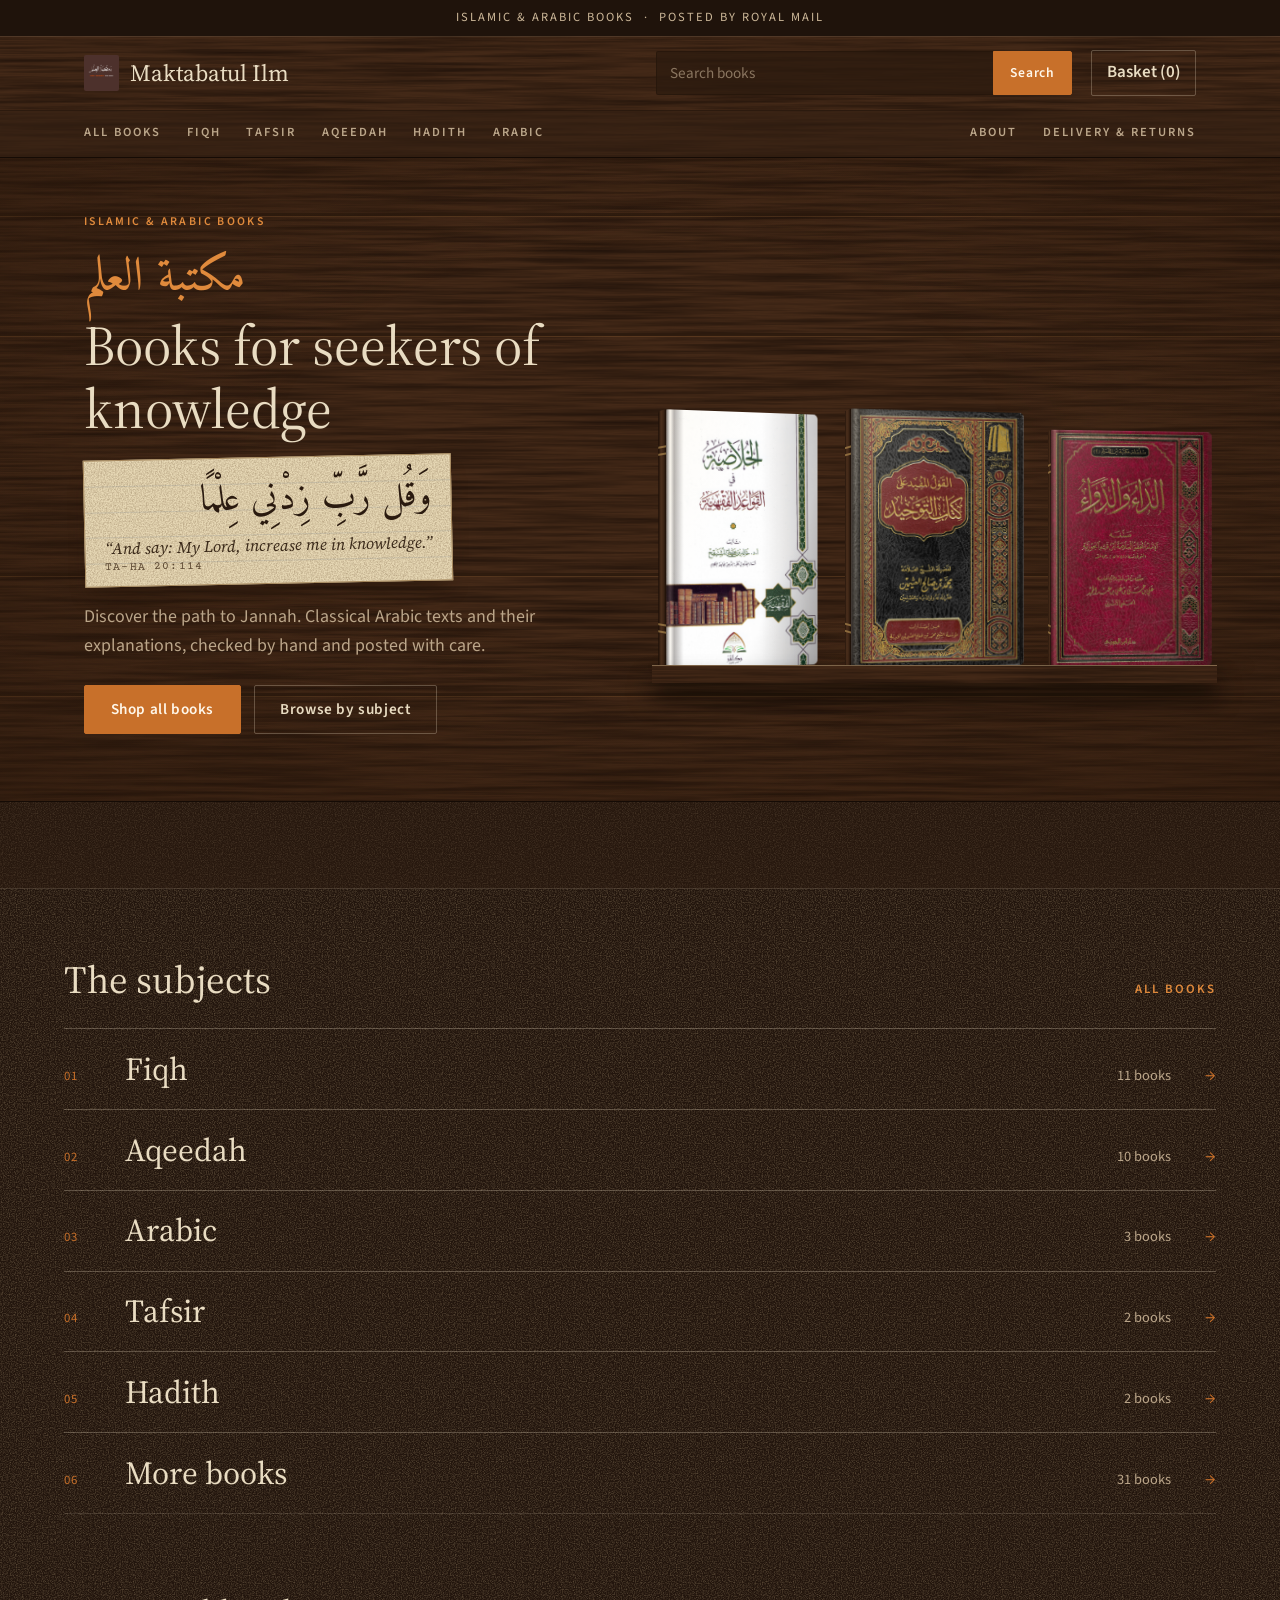
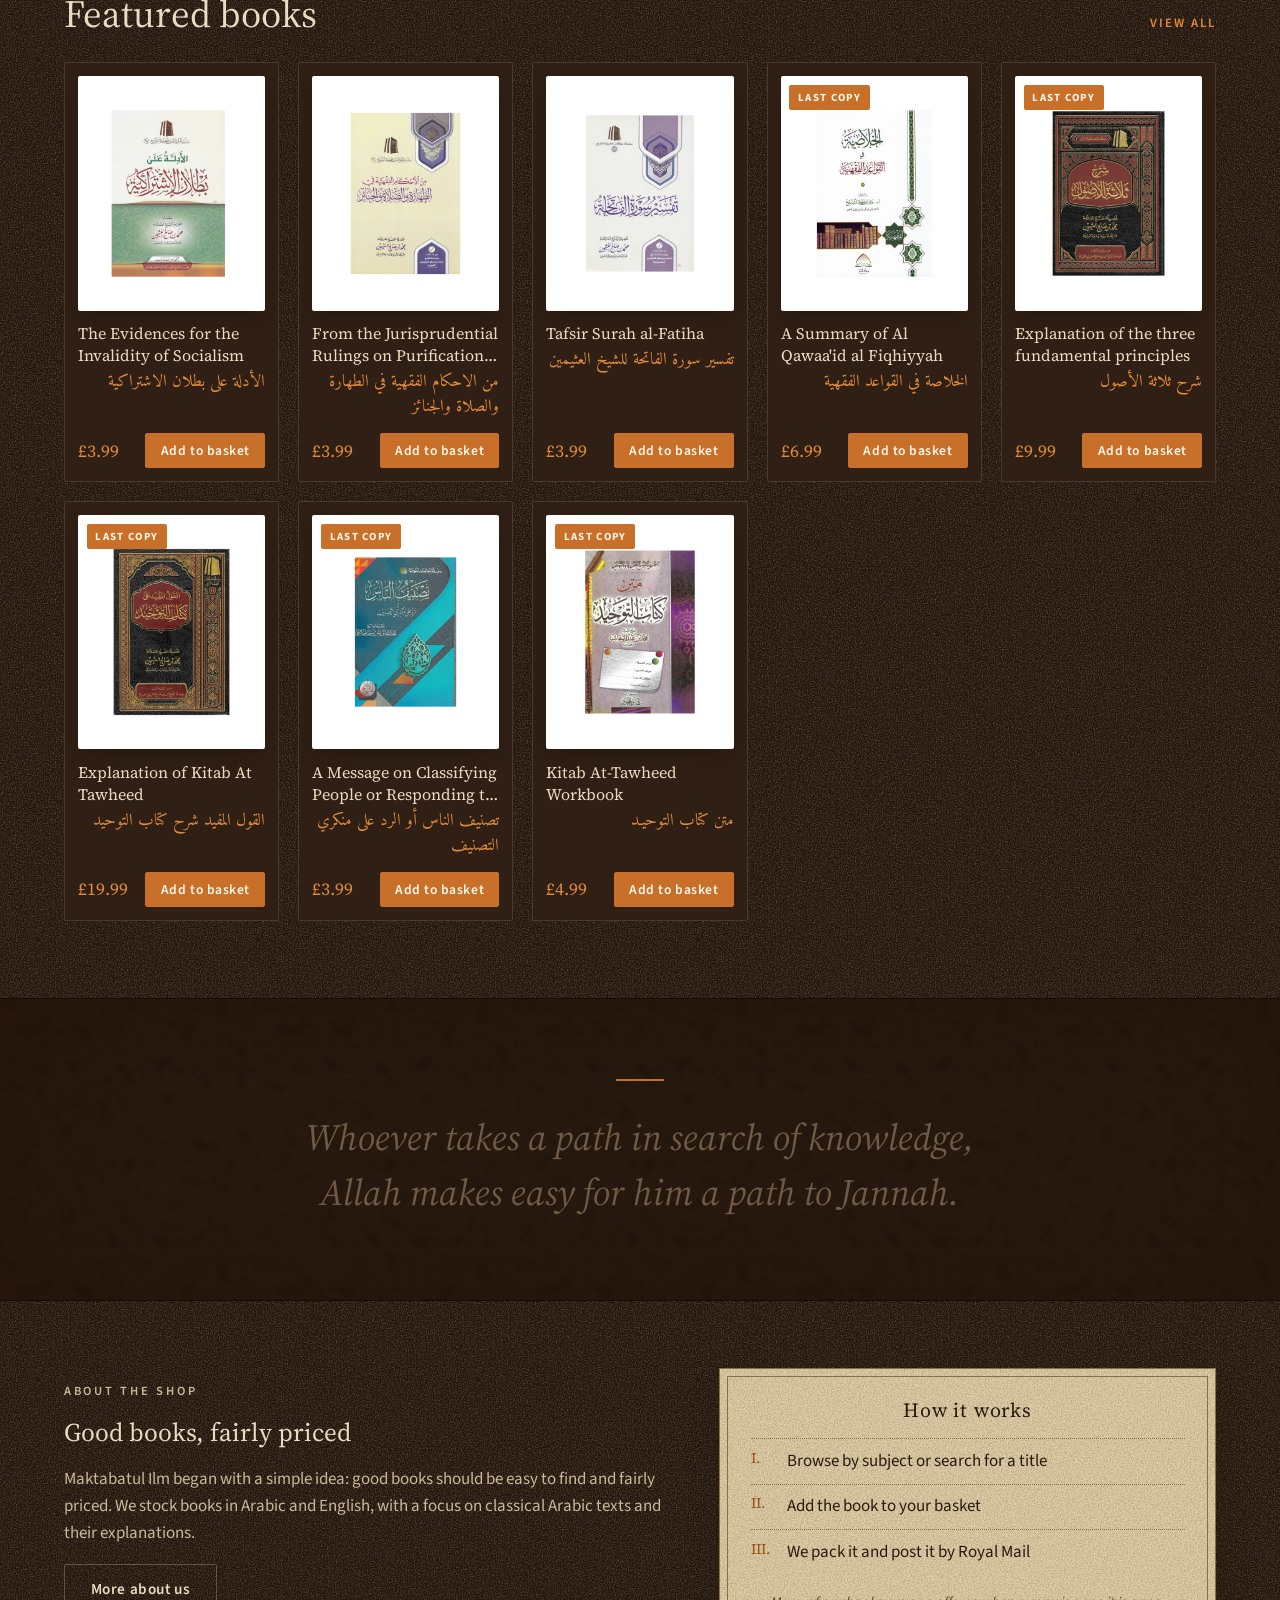
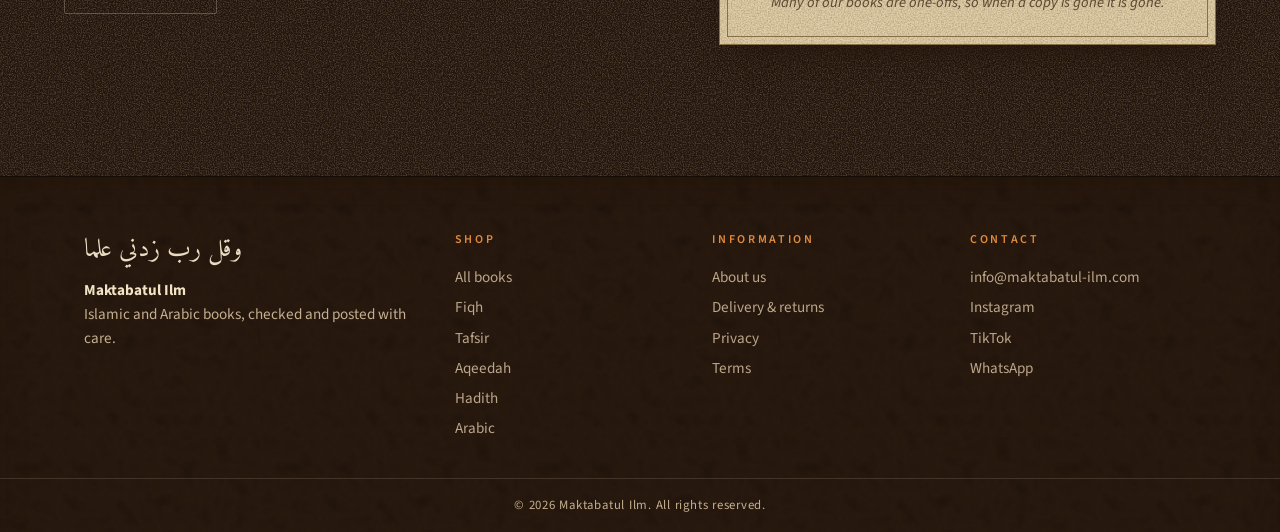
<file: index.html>
<!DOCTYPE html>
<html lang="en">
<head>
  <meta charset="UTF-8">
  <meta name="viewport" content="width=device-width, initial-scale=1">
  <link rel="icon" href="images/favicon.svg" type="image/svg+xml">
  <meta property="og:site_name" content="Maktabatul Ilm">
  <meta property="og:type" content="website">
  <meta property="og:title" content="Maktabatul Ilm | Islamic &amp; Arabic Books">
  <meta property="og:description" content="Discover the path to Jannah. Islamic and Arabic books.">
  <meta property="og:image" content="https://maktabatul-ilm.com/images/logo.png">
  <meta name="twitter:card" content="summary">
  <link rel="canonical" href="https://maktabatul-ilm.com/">
  <meta name="theme-color" content="#26170e">
  <title>Maktabatul Ilm | Islamic & Arabic Books</title>
  <meta name="description" content="An independent bookstore for Qur'an, hadith, fiqh, seerah and Arabic language books.">
  <link rel="preconnect" href="https://fonts.googleapis.com">
  <link rel="preconnect" href="https://fonts.gstatic.com" crossorigin>
  <link href="https://fonts.googleapis.com/css2?family=Source+Serif+4:ital,wght@0,400;0,600;1,400&family=Source+Sans+3:wght@400;600;700&family=Amiri:wght@400;700&family=Courier+Prime&display=swap" rel="stylesheet">
  <link rel="stylesheet" href="style.css?v=16">
</head>
<body>
  <div id="site-header"></div>

  <main>
    <section class="hero3">
      <div class="bgwood"></div>
      <div class="wrap">
        <div>
          <p class="kicker">Islamic &amp; Arabic books</p>
          <p class="ar" lang="ar" dir="rtl">مكتبة العلم</p>
          <h1>Books for seekers of knowledge</h1>
          <div class="slip">
            <span class="vs-ar" lang="ar" dir="rtl">وَقُل رَّبِّ زِدْنِي عِلْمًا</span>
            <span class="vs-en">&ldquo;And say: My Lord, increase me in knowledge.&rdquo;</span>
            <span class="vs-ref">Ta-Ha 20:114</span>
          </div>
          <p class="lead">Discover the path to Jannah. Classical Arabic texts and their explanations, checked by hand and posted with care.</p>
          <div class="cta"><a class="btn" href="shop.html">Shop all books</a><a class="btn ghost" href="#subjects">Browse by subject</a></div>
        </div>
        <div class="hero-books" id="hero-books" aria-label="Some of our books"></div>
      </div>
    </section>

    <div class="usps"><div class="wrap">
      <div>Checked before packing<span>Every book is looked over by hand</span></div>
      <div>Posted by Royal Mail<span>Tracked delivery across the UK</span></div>
      <div>Arabic and English titles<span>Classical texts and explanations</span></div>
    </div></div>

    <section class="section wrap" id="subjects">
      <div class="section-head"><h2>The subjects</h2><a href="shop.html">All books</a></div>
      <div class="ledger" id="tiles"><p class="status">Loading… If this stays, check that <strong>books.js</strong> and <strong>shared.js</strong> are in the same folder as the page.</p></div>
    </section>

    <section class="section wrap">
      <div class="section-head"><h2>Featured books</h2><a href="shop.html">View all</a></div>
      <div class="grid" id="featured"></div>
    </section>

    <section class="quote">
      <div class="wrap"><span class="mark"></span><p data-split>Whoever takes a path in search of knowledge, Allah makes easy for him a path to Jannah.</p></div>
    </section>

    <section class="wrap split">
      <div>
        <p class="kicker">About the shop</p>
        <h2>Good books, fairly priced</h2>
        <p>Maktabatul Ilm began with a simple idea: good books should be easy to find and fairly priced. We stock books in Arabic and English, with a focus on classical Arabic texts and their explanations.</p>
        <p><a class="btn ghost" href="about.html">More about us</a></p>
      </div>
      <div class="plate">
        <h3>How it works</h3>
        <ul>
          <li><b>I.</b> Browse by subject or search for a title</li>
          <li><b>II.</b> Add the book to your basket</li>
          <li><b>III.</b> We pack it and post it by Royal Mail</li>
        </ul>
        <p class="small-print">Many of our books are one-offs, so when a copy is gone it is gone.</p>
      </div>
    </section>
  </main>

  <div id="site-footer"></div>
  <script src="books.js?v=16"></script>
  <script src="shared.js?v=16"></script>
  <script src="home.js?v=16"></script>
  <script src="fx.js?v=16"></script>
</body>
</html>
</file>
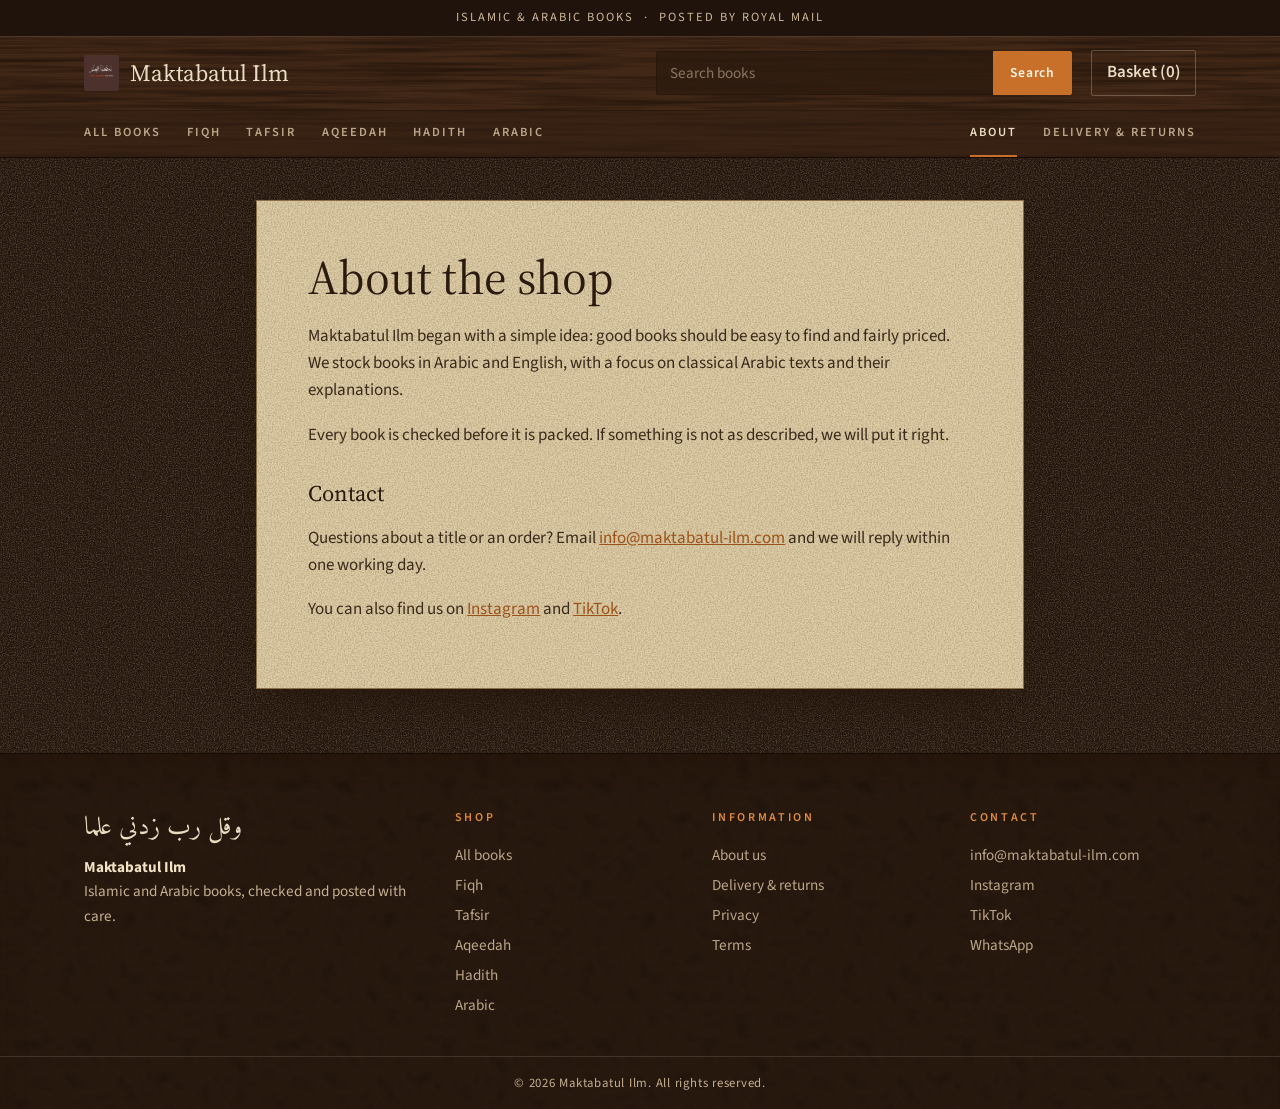
<file: about.html>
<!DOCTYPE html>
<html lang="en">
<head>
  <meta charset="UTF-8">
  <meta name="viewport" content="width=device-width, initial-scale=1">
  <link rel="icon" href="images/favicon.svg" type="image/svg+xml">
  <meta property="og:site_name" content="Maktabatul Ilm">
  <meta property="og:type" content="website">
  <meta property="og:title" content="Maktabatul Ilm | Islamic &amp; Arabic Books">
  <meta property="og:description" content="Discover the path to Jannah. Islamic and Arabic books.">
  <meta property="og:image" content="https://maktabatul-ilm.com/images/logo.png">
  <meta name="twitter:card" content="summary">
  <link rel="canonical" href="https://maktabatul-ilm.com/about.html">
  <meta name="theme-color" content="#26170e">
  <title>About | Maktabatul Ilm</title>
  <meta name="description" content="About Maktabatul Ilm and how to contact us.">
  <link rel="preconnect" href="https://fonts.googleapis.com">
  <link rel="preconnect" href="https://fonts.gstatic.com" crossorigin>
  <link href="https://fonts.googleapis.com/css2?family=Source+Serif+4:ital,wght@0,400;0,600;1,400&family=Source+Sans+3:wght@400;600;700&family=Amiri:wght@400;700&family=Courier+Prime&display=swap" rel="stylesheet">
  <link rel="stylesheet" href="style.css?v=16">
</head>
<body>
  <div id="site-header"></div>

  <main class="page prose">
    <h1>About the shop</h1>
    <p>Maktabatul Ilm began with a simple idea: good books should be easy to find and fairly priced. We stock books in Arabic and English, with a focus on classical Arabic texts and their explanations.</p>
    <p>Every book is checked before it is packed. If something is not as described, we will put it right.</p>
    <h2>Contact</h2>
    <p>Questions about a title or an order? Email <a href="mailto:info@maktabatul-ilm.com">info@maktabatul-ilm.com</a> and we will reply within one working day.</p>
    <p>You can also find us on <a href="https://www.instagram.com/maktabatul_ilm">Instagram</a> and <a href="https://www.tiktok.com/@maktabatulilm">TikTok</a>.</p>
  </main>
  <div id="site-footer"></div>
  <script src="books.js?v=16"></script>
  <script src="shared.js?v=16"></script>
  <script src="fx.js?v=16"></script>
</body>
</html>
</file>
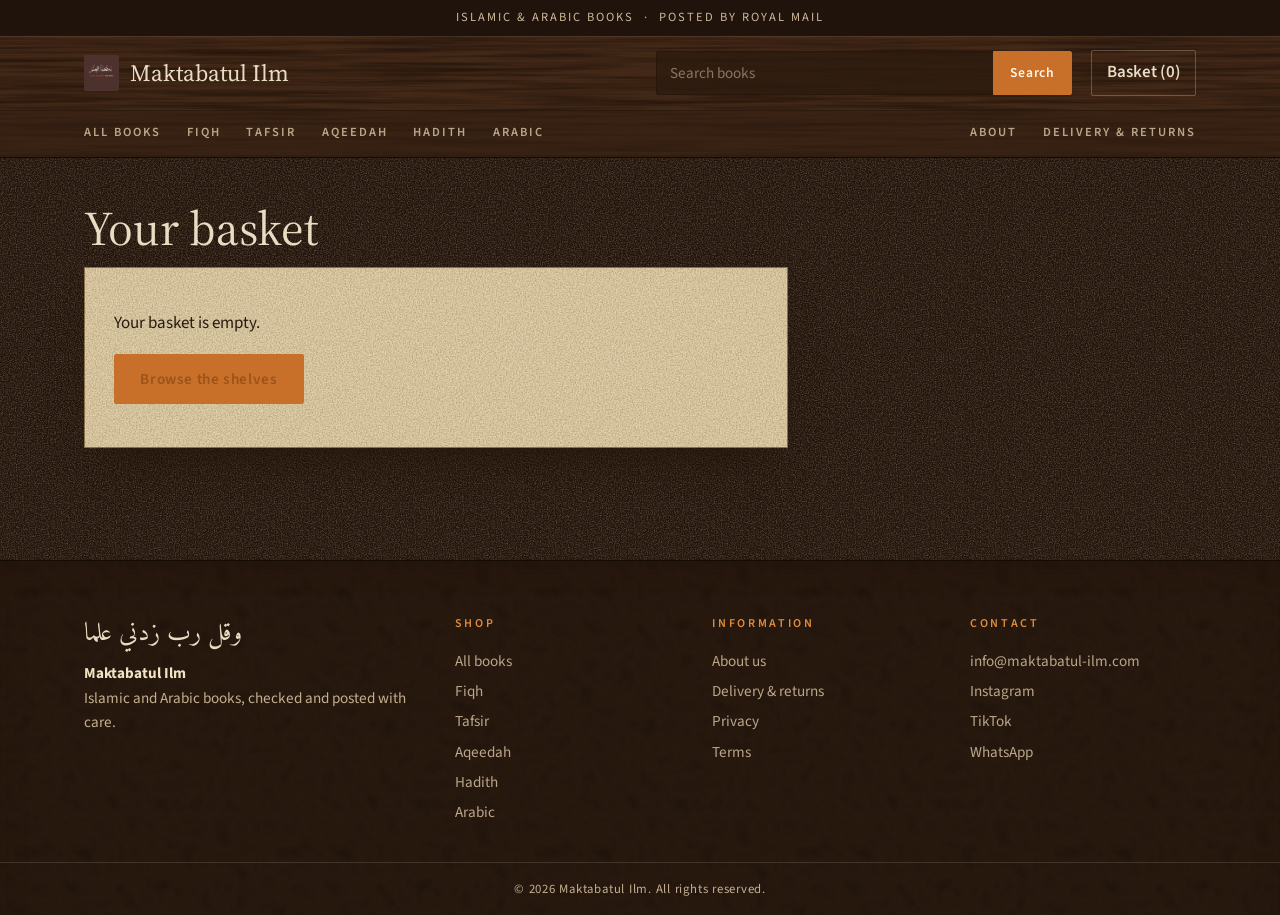
<file: basket.html>
<!DOCTYPE html>
<html lang="en">
<head>
  <meta charset="UTF-8">
  <meta name="viewport" content="width=device-width, initial-scale=1">
  <link rel="icon" href="images/favicon.svg" type="image/svg+xml">
  <meta property="og:site_name" content="Maktabatul Ilm">
  <meta property="og:type" content="website">
  <meta property="og:title" content="Maktabatul Ilm | Islamic &amp; Arabic Books">
  <meta property="og:description" content="Discover the path to Jannah. Islamic and Arabic books.">
  <meta property="og:image" content="https://maktabatul-ilm.com/images/logo.png">
  <meta name="twitter:card" content="summary">
  <meta name="theme-color" content="#26170e">
  <title>Your basket | Maktabatul Ilm</title>
  <meta name="description" content="Your basket.">
  <link rel="preconnect" href="https://fonts.googleapis.com">
  <link rel="preconnect" href="https://fonts.gstatic.com" crossorigin>
  <link href="https://fonts.googleapis.com/css2?family=Source+Serif+4:ital,wght@0,400;0,600;1,400&family=Source+Sans+3:wght@400;600;700&family=Amiri:wght@400;700&family=Courier+Prime&display=swap" rel="stylesheet">
  <link rel="stylesheet" href="style.css?v=16">
</head>
<body>
  <div id="site-header"></div>

  <main class="page">
    <h1>Your basket</h1>
    <div id="basket"><p class="status">Loading books… If this message stays, check that <strong>books.js</strong> and <strong>shared.js</strong> are in the same folder as the page.</p></div>
  </main>
  <div id="site-footer"></div>
  <script src="books.js?v=16"></script>
  <script src="shared.js?v=16"></script>
  <script src="basket.js?v=16"></script>
  <script src="fx.js?v=16"></script>
</body>
</html>
</file>
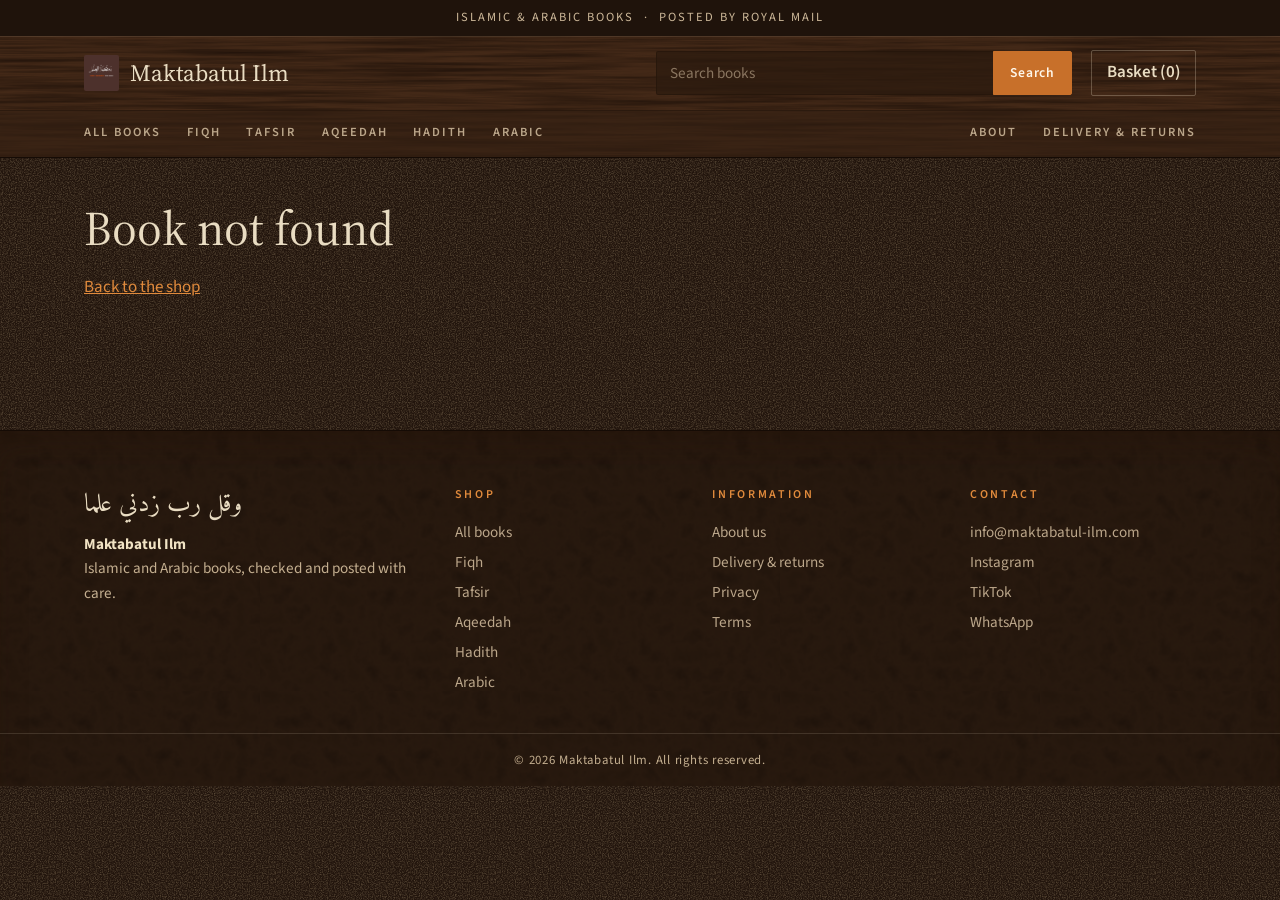
<file: book.html>
<!DOCTYPE html>
<html lang="en">
<head>
  <meta charset="UTF-8">
  <meta name="viewport" content="width=device-width, initial-scale=1">
  <link rel="icon" href="images/favicon.svg" type="image/svg+xml">
  <meta property="og:site_name" content="Maktabatul Ilm">
  <meta property="og:type" content="website">
  <meta property="og:title" content="Maktabatul Ilm | Islamic &amp; Arabic Books">
  <meta property="og:description" content="Discover the path to Jannah. Islamic and Arabic books.">
  <meta property="og:image" content="https://maktabatul-ilm.com/images/logo.png">
  <meta name="twitter:card" content="summary">
  <meta name="theme-color" content="#26170e">
  <title>Book | Maktabatul Ilm</title>
  <meta name="description" content="Book details.">
  <link rel="preconnect" href="https://fonts.googleapis.com">
  <link rel="preconnect" href="https://fonts.gstatic.com" crossorigin>
  <link href="https://fonts.googleapis.com/css2?family=Source+Serif+4:ital,wght@0,400;0,600;1,400&family=Source+Sans+3:wght@400;600;700&family=Amiri:wght@400;700&family=Courier+Prime&display=swap" rel="stylesheet">
  <link rel="stylesheet" href="style.css?v=16">
</head>
<body>
  <div id="site-header"></div>

  <main class="page" id="book"><p class="status">Loading books… If this message stays, check that <strong>books.js</strong> and <strong>shared.js</strong> are in the same folder as the page.</p></main>
  <div id="site-footer"></div>
  <script src="books.js?v=16"></script>
  <script src="shared.js?v=16"></script>
  <script src="book.js?v=16"></script>
  <script src="fx.js?v=16"></script>
</body>
</html>
</file>
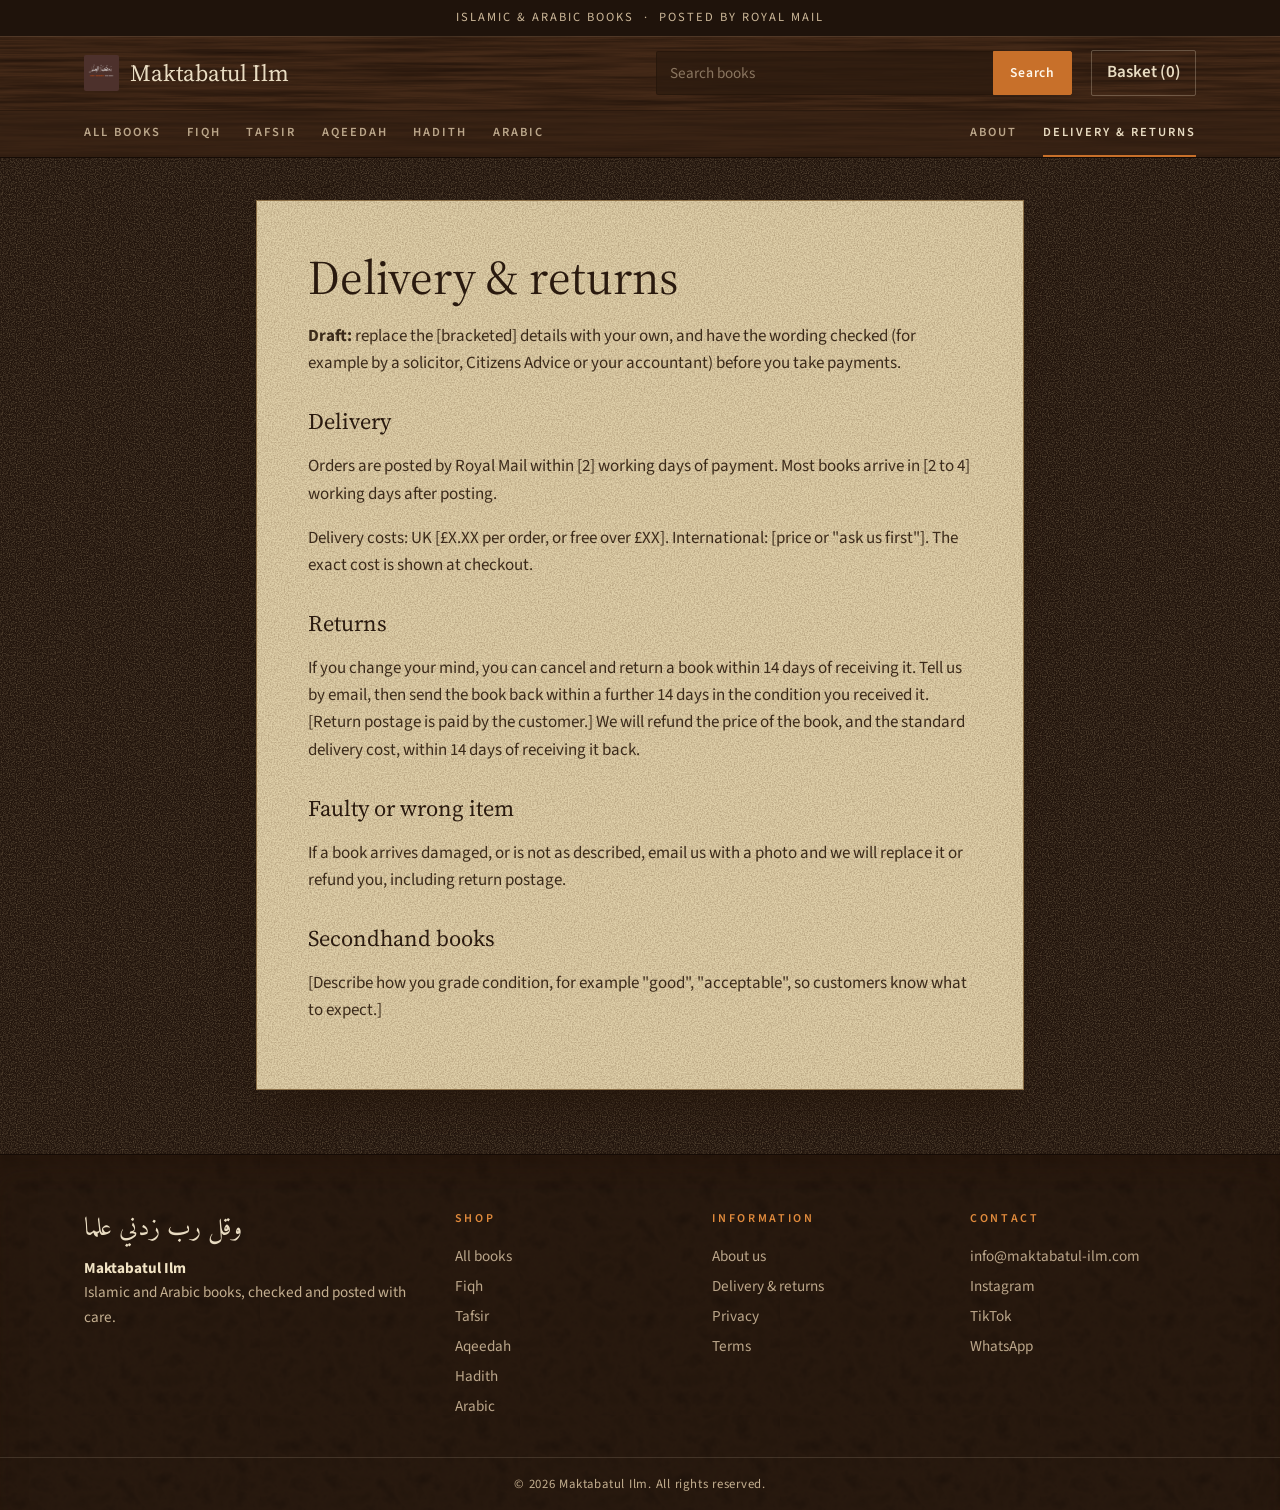
<file: delivery.html>
<!DOCTYPE html>
<html lang="en">
<head>
  <meta charset="UTF-8">
  <meta name="viewport" content="width=device-width, initial-scale=1">
  <link rel="icon" href="images/favicon.svg" type="image/svg+xml">
  <meta property="og:site_name" content="Maktabatul Ilm">
  <meta property="og:type" content="website">
  <meta property="og:title" content="Maktabatul Ilm | Islamic &amp; Arabic Books">
  <meta property="og:description" content="Discover the path to Jannah. Islamic and Arabic books.">
  <meta property="og:image" content="https://maktabatul-ilm.com/images/logo.png">
  <meta name="twitter:card" content="summary">
  <link rel="canonical" href="https://maktabatul-ilm.com/delivery.html">
  <meta name="theme-color" content="#26170e">
  <title>Delivery & returns | Maktabatul Ilm</title>
  <meta name="description" content="Delivery times, costs and our returns policy.">
  <link rel="preconnect" href="https://fonts.googleapis.com">
  <link rel="preconnect" href="https://fonts.gstatic.com" crossorigin>
  <link href="https://fonts.googleapis.com/css2?family=Source+Serif+4:ital,wght@0,400;0,600;1,400&family=Source+Sans+3:wght@400;600;700&family=Amiri:wght@400;700&family=Courier+Prime&display=swap" rel="stylesheet">
  <link rel="stylesheet" href="style.css?v=16">
</head>
<body>
  <div id="site-header"></div>

  <main class="page prose">
    <h1>Delivery &amp; returns</h1>
    <p class="draft-note"><strong>Draft:</strong> replace the [bracketed] details with your own, and have the wording checked (for example by a solicitor, Citizens Advice or your accountant) before you take payments.</p>
    <h2>Delivery</h2>
    <p>Orders are posted by Royal Mail within [2] working days of payment. Most books arrive in [2 to 4] working days after posting.</p>
    <p>Delivery costs: UK [£X.XX per order, or free over £XX]. International: [price or "ask us first"]. The exact cost is shown at checkout.</p>
    <h2>Returns</h2>
    <p>If you change your mind, you can cancel and return a book within 14 days of receiving it. Tell us by email, then send the book back within a further 14 days in the condition you received it. [Return postage is paid by the customer.] We will refund the price of the book, and the standard delivery cost, within 14 days of receiving it back.</p>
    <h2>Faulty or wrong item</h2>
    <p>If a book arrives damaged, or is not as described, email us with a photo and we will replace it or refund you, including return postage.</p>
    <h2>Secondhand books</h2>
    <p>[Describe how you grade condition, for example "good", "acceptable", so customers know what to expect.]</p>
  </main>
  <div id="site-footer"></div>
  <script src="books.js?v=16"></script>
  <script src="shared.js?v=16"></script>
  <script src="fx.js?v=16"></script>
</body>
</html>
</file>
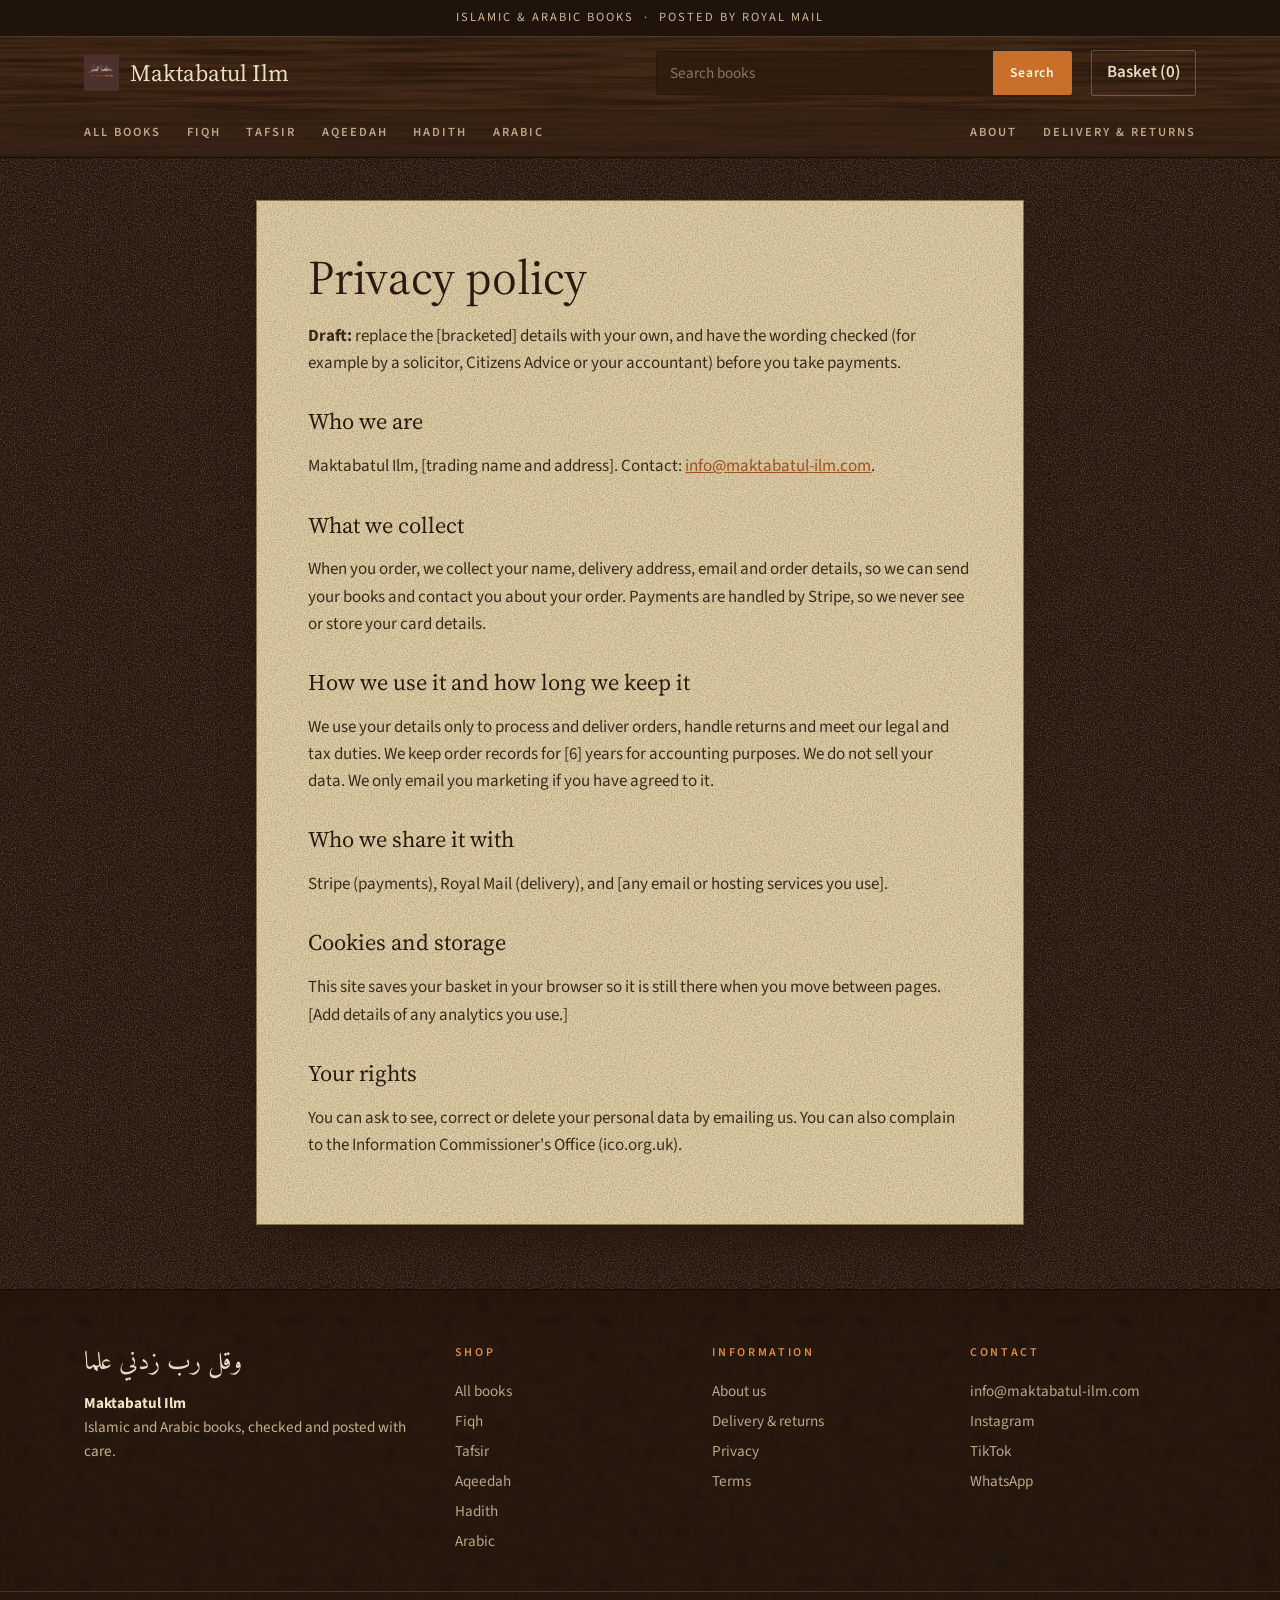
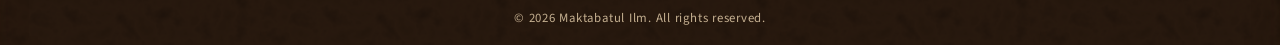
<file: privacy.html>
<!DOCTYPE html>
<html lang="en">
<head>
  <meta charset="UTF-8">
  <meta name="viewport" content="width=device-width, initial-scale=1">
  <link rel="icon" href="images/favicon.svg" type="image/svg+xml">
  <meta property="og:site_name" content="Maktabatul Ilm">
  <meta property="og:type" content="website">
  <meta property="og:title" content="Maktabatul Ilm | Islamic &amp; Arabic Books">
  <meta property="og:description" content="Discover the path to Jannah. Islamic and Arabic books.">
  <meta property="og:image" content="https://maktabatul-ilm.com/images/logo.png">
  <meta name="twitter:card" content="summary">
  <link rel="canonical" href="https://maktabatul-ilm.com/privacy.html">
  <meta name="theme-color" content="#26170e">
  <title>Privacy | Maktabatul Ilm</title>
  <meta name="description" content="How we handle your personal information.">
  <link rel="preconnect" href="https://fonts.googleapis.com">
  <link rel="preconnect" href="https://fonts.gstatic.com" crossorigin>
  <link href="https://fonts.googleapis.com/css2?family=Source+Serif+4:ital,wght@0,400;0,600;1,400&family=Source+Sans+3:wght@400;600;700&family=Amiri:wght@400;700&family=Courier+Prime&display=swap" rel="stylesheet">
  <link rel="stylesheet" href="style.css?v=16">
</head>
<body>
  <div id="site-header"></div>

  <main class="page prose">
    <h1>Privacy policy</h1>
    <p class="draft-note"><strong>Draft:</strong> replace the [bracketed] details with your own, and have the wording checked (for example by a solicitor, Citizens Advice or your accountant) before you take payments.</p>
    <h2>Who we are</h2>
    <p>Maktabatul Ilm, [trading name and address]. Contact: <a href="mailto:info@maktabatul-ilm.com">info@maktabatul-ilm.com</a>.</p>
    <h2>What we collect</h2>
    <p>When you order, we collect your name, delivery address, email and order details, so we can send your books and contact you about your order. Payments are handled by Stripe, so we never see or store your card details.</p>
    <h2>How we use it and how long we keep it</h2>
    <p>We use your details only to process and deliver orders, handle returns and meet our legal and tax duties. We keep order records for [6] years for accounting purposes. We do not sell your data. We only email you marketing if you have agreed to it.</p>
    <h2>Who we share it with</h2>
    <p>Stripe (payments), Royal Mail (delivery), and [any email or hosting services you use].</p>
    <h2>Cookies and storage</h2>
    <p>This site saves your basket in your browser so it is still there when you move between pages. [Add details of any analytics you use.]</p>
    <h2>Your rights</h2>
    <p>You can ask to see, correct or delete your personal data by emailing us. You can also complain to the Information Commissioner's Office (ico.org.uk).</p>
  </main>
  <div id="site-footer"></div>
  <script src="books.js?v=16"></script>
  <script src="shared.js?v=16"></script>
  <script src="fx.js?v=16"></script>
</body>
</html>
</file>
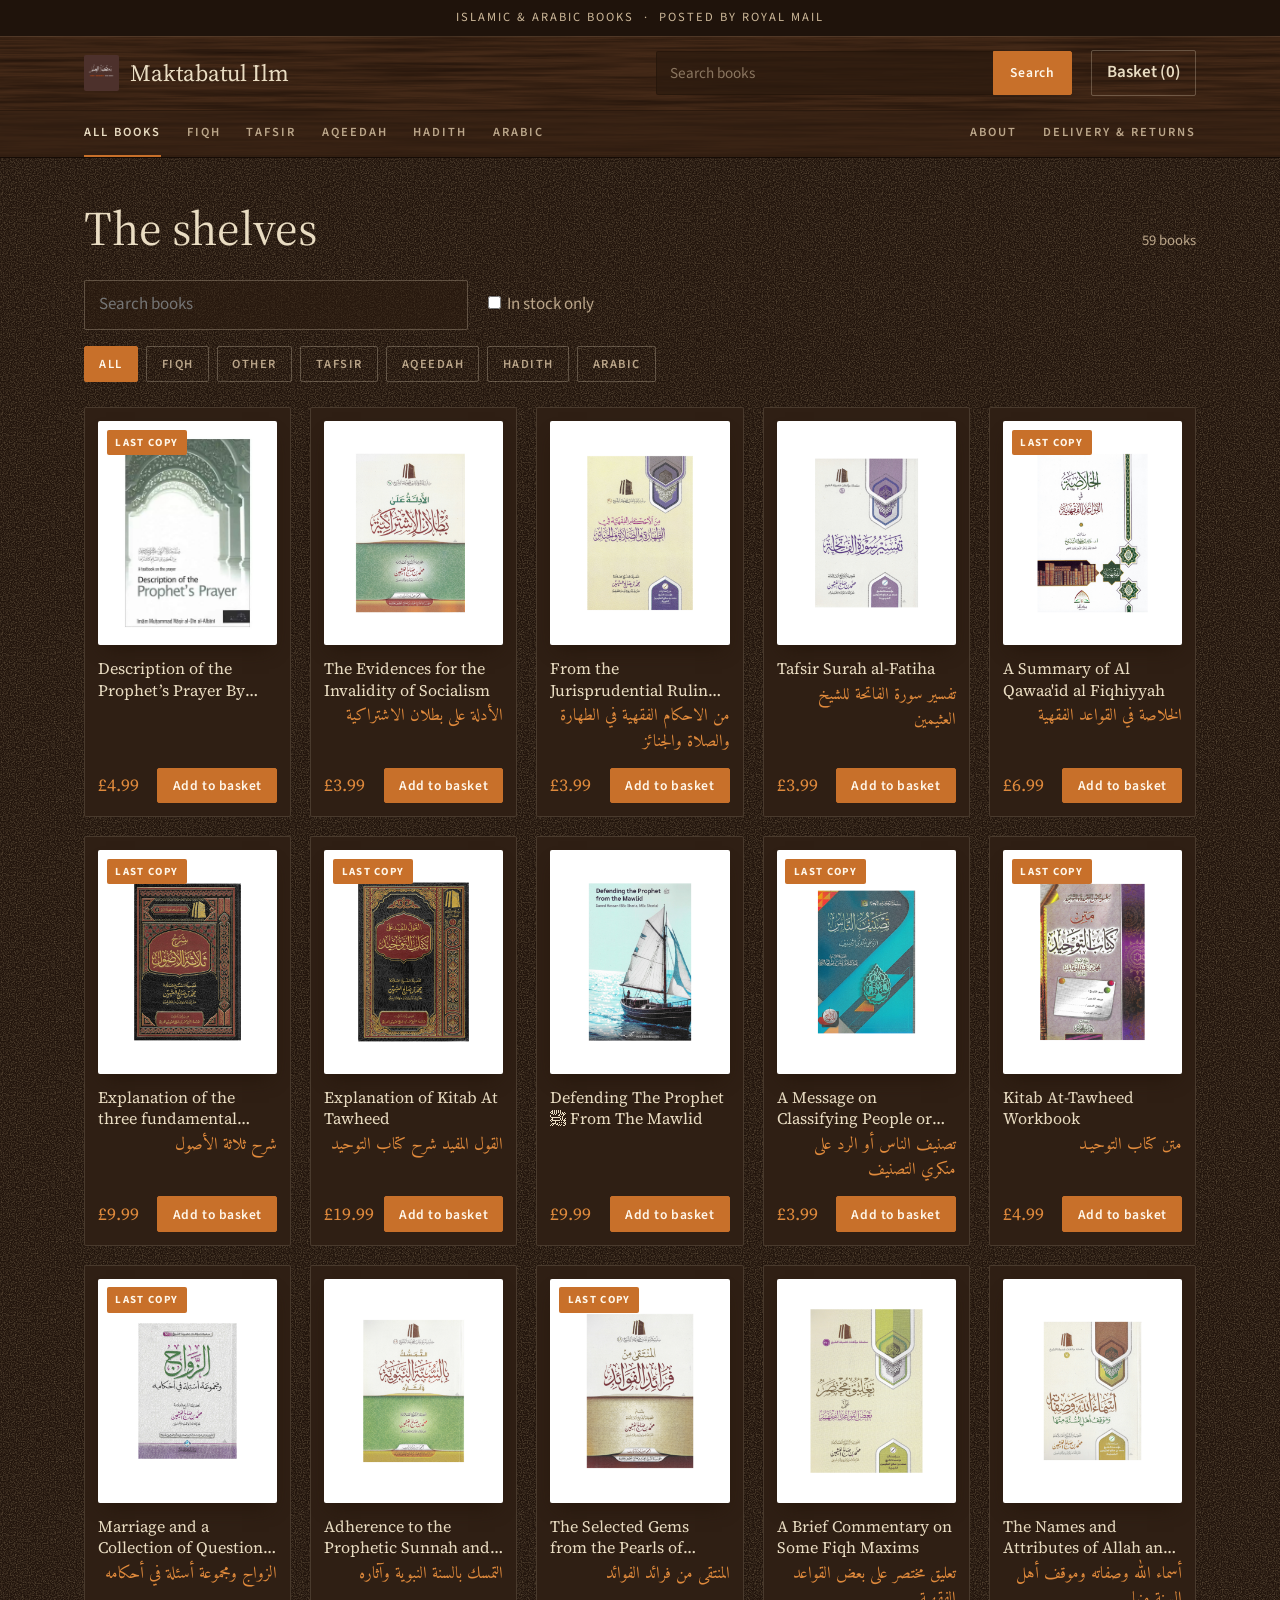
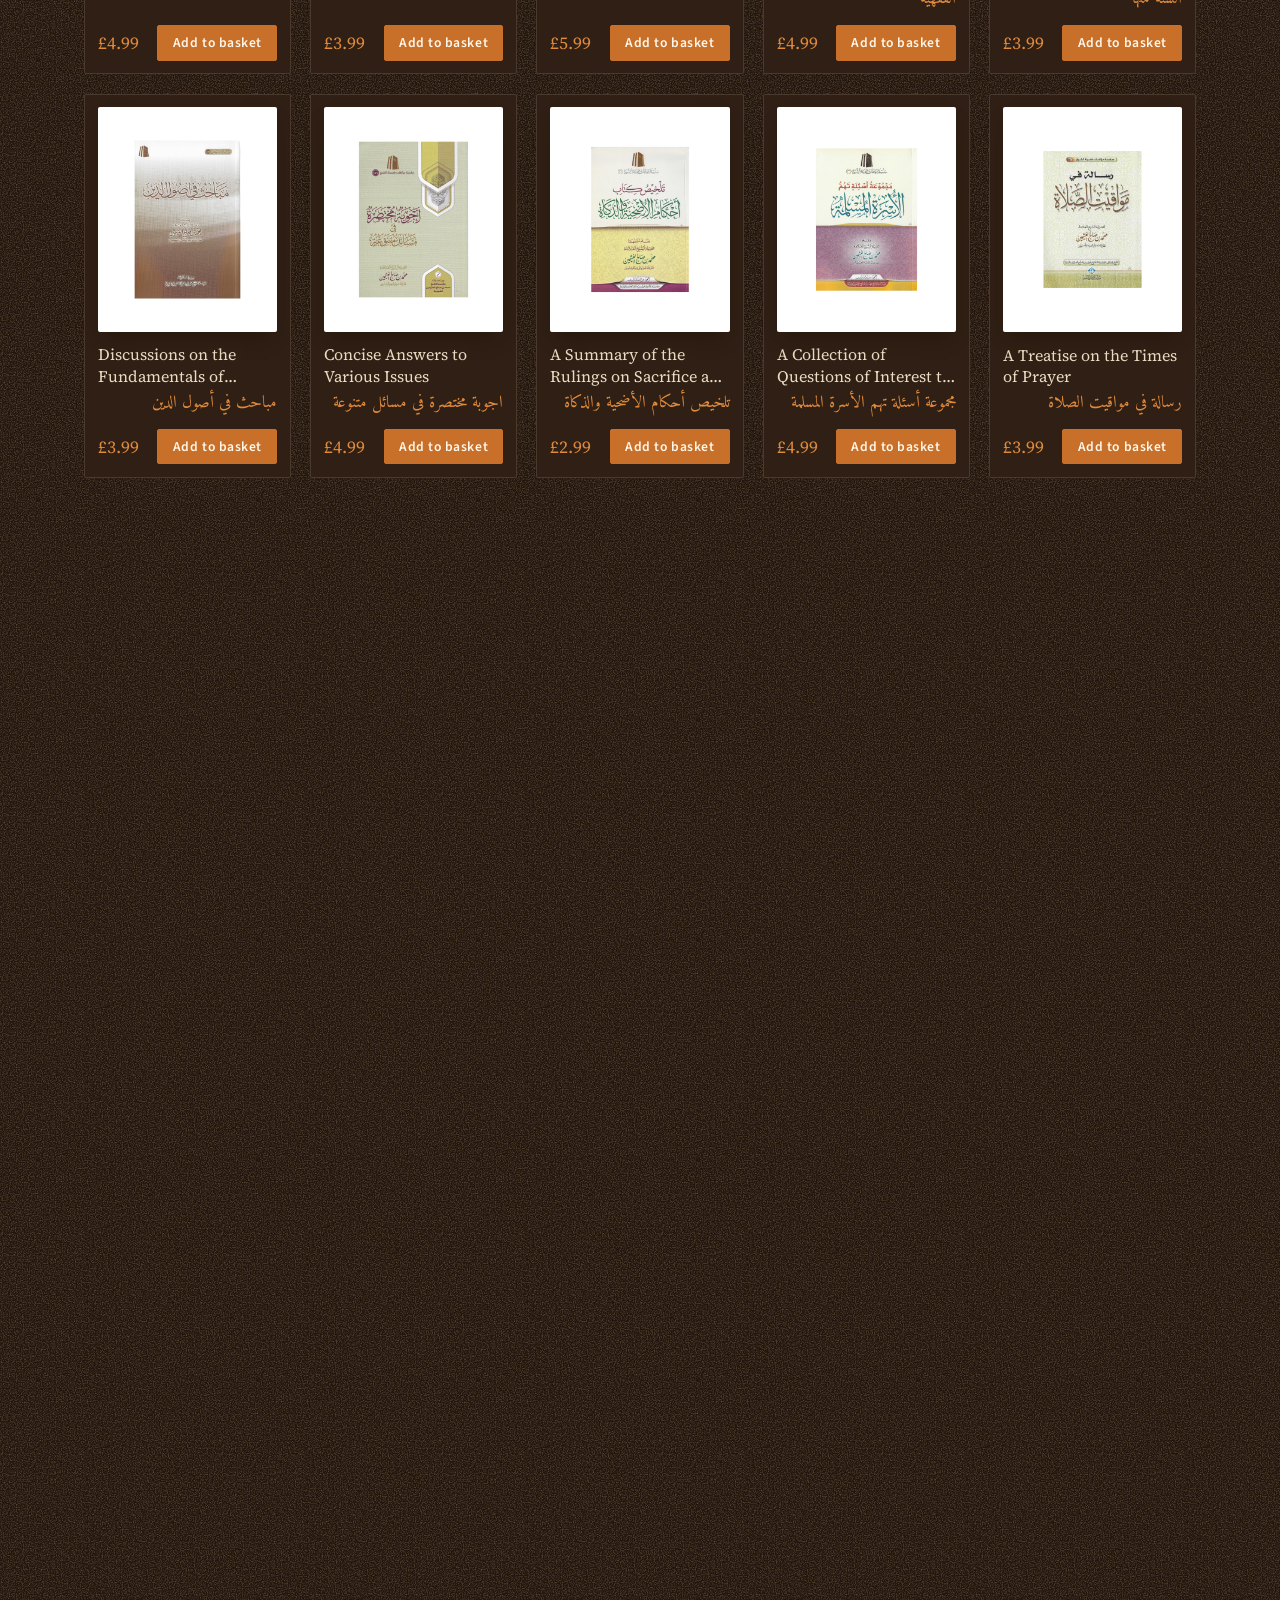
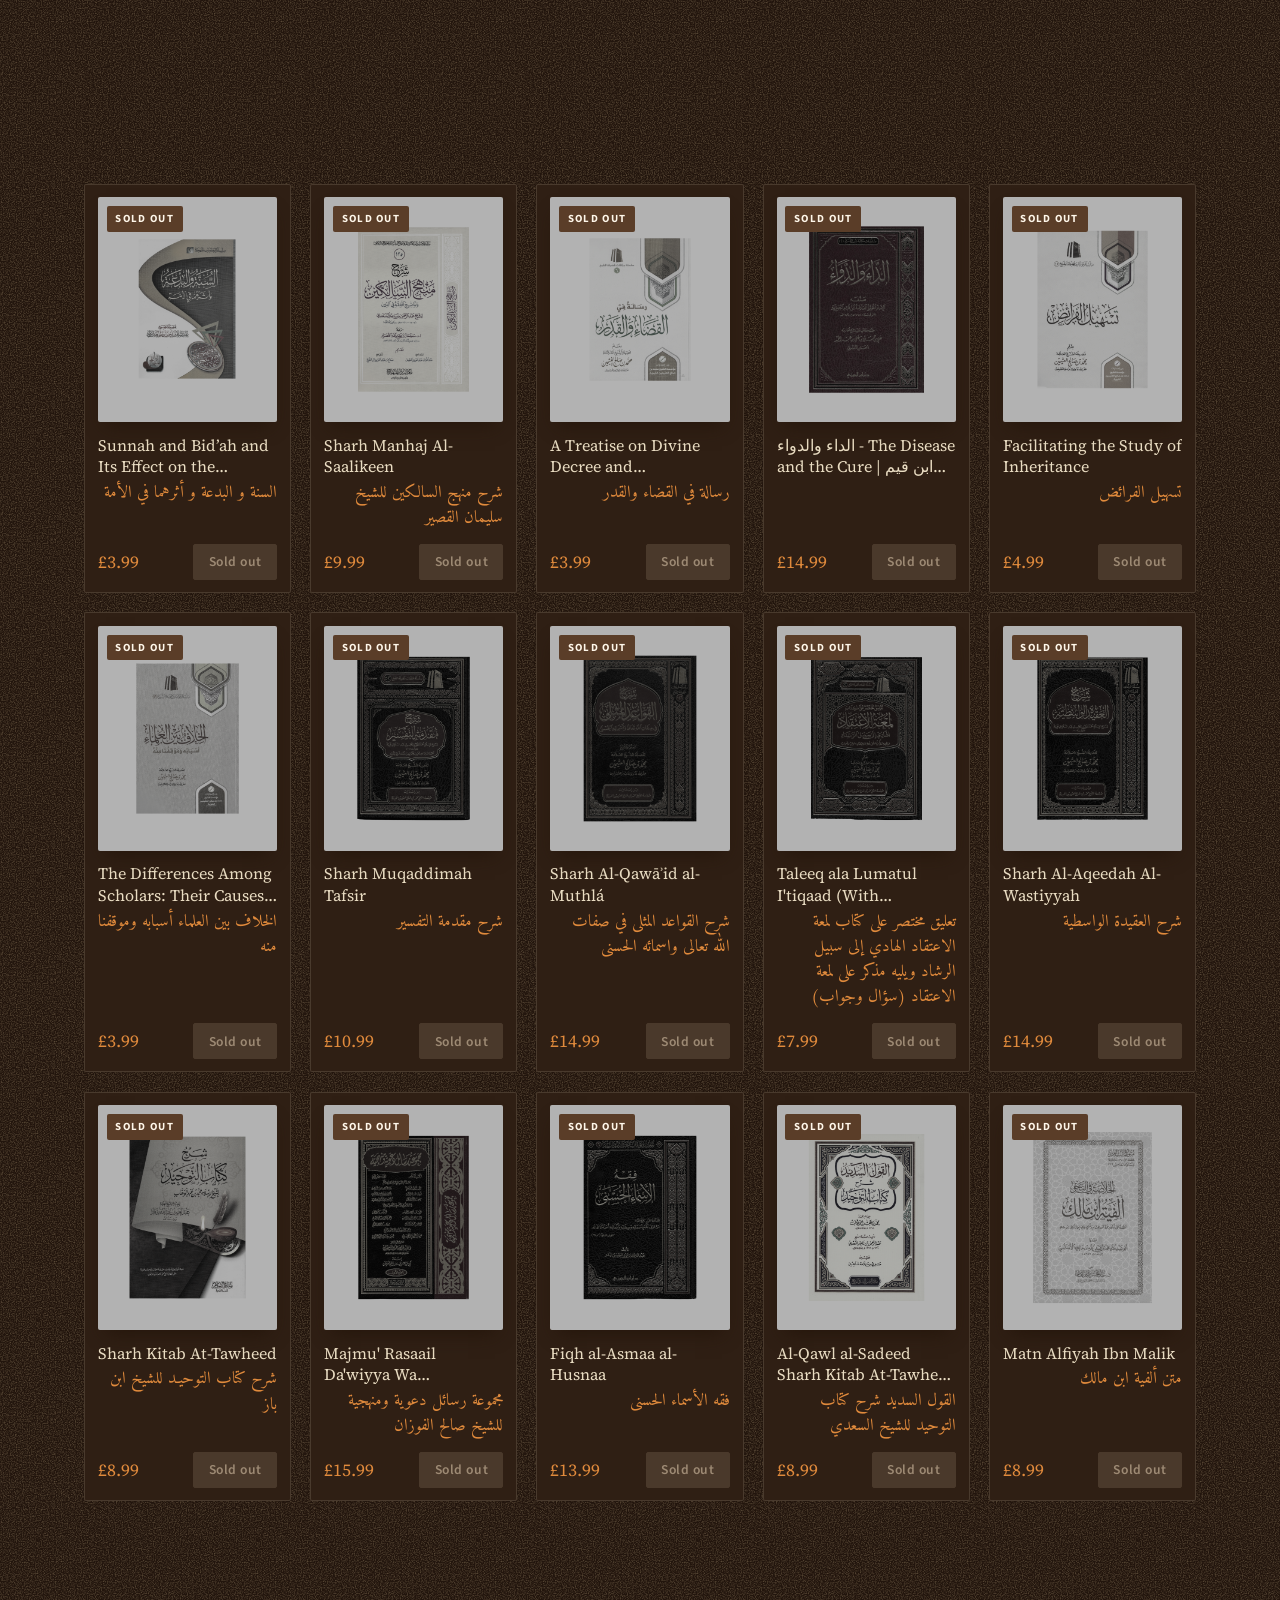
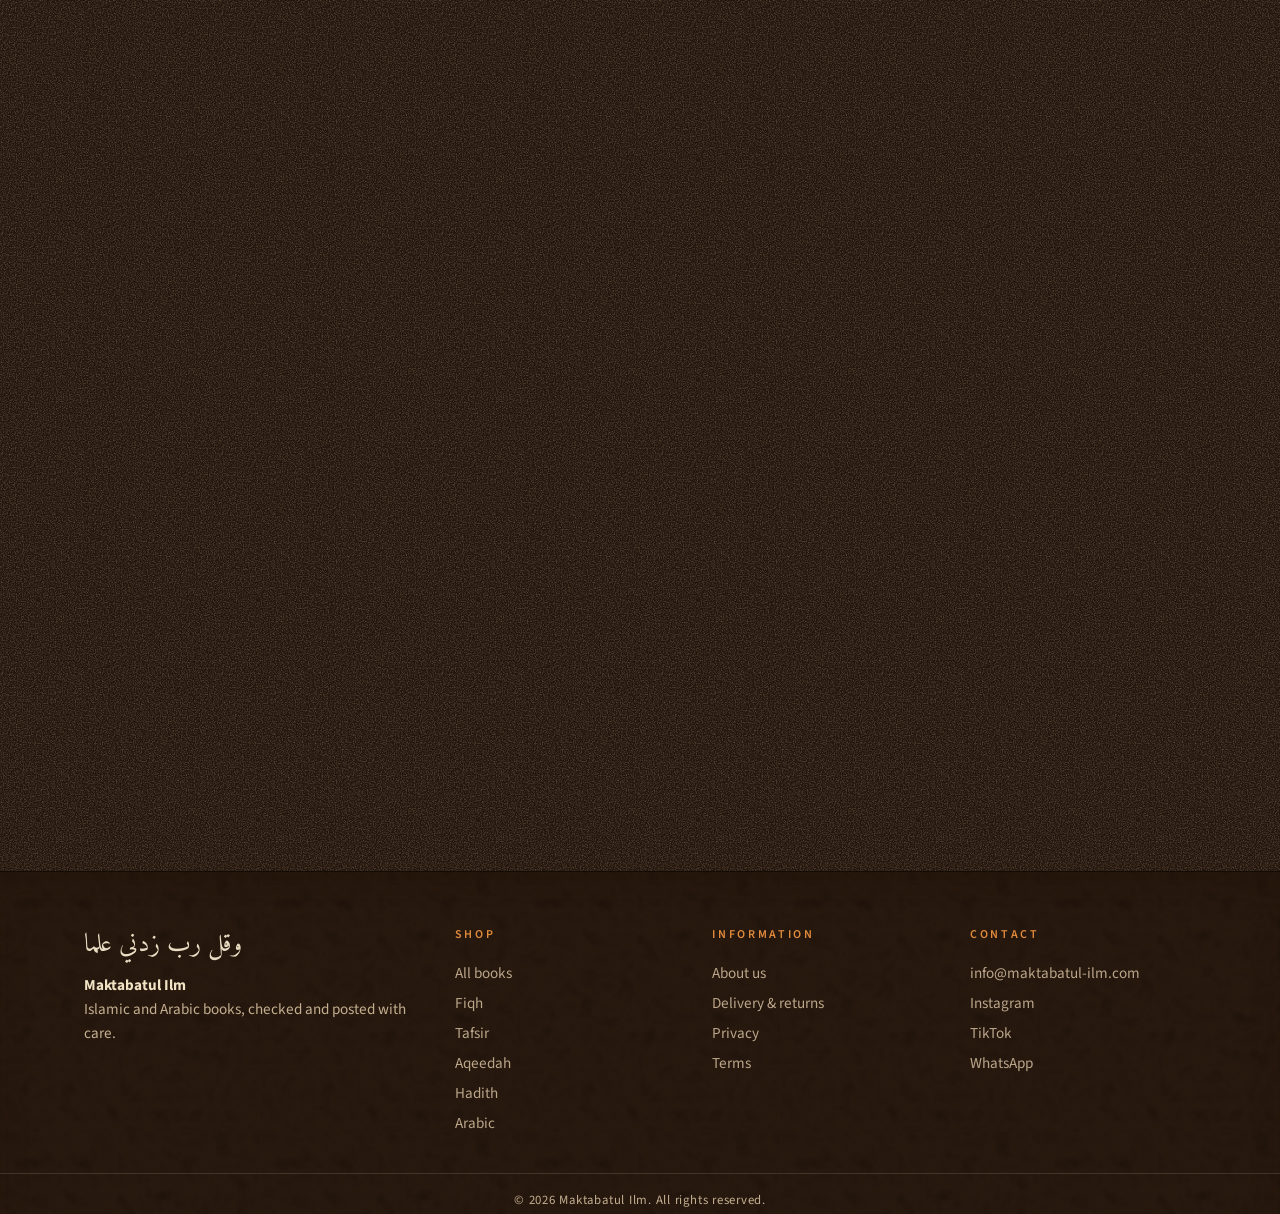
<file: shop.html>
<!DOCTYPE html>
<html lang="en">
<head>
  <meta charset="UTF-8">
  <meta name="viewport" content="width=device-width, initial-scale=1">
  <link rel="icon" href="images/favicon.svg" type="image/svg+xml">
  <meta property="og:site_name" content="Maktabatul Ilm">
  <meta property="og:type" content="website">
  <meta property="og:title" content="Maktabatul Ilm | Islamic &amp; Arabic Books">
  <meta property="og:description" content="Discover the path to Jannah. Islamic and Arabic books.">
  <meta property="og:image" content="https://maktabatul-ilm.com/images/logo.png">
  <meta name="twitter:card" content="summary">
  <link rel="canonical" href="https://maktabatul-ilm.com/shop.html">
  <meta name="theme-color" content="#26170e">
  <title>Shop | Maktabatul Ilm</title>
  <meta name="description" content="Browse all books by subject, or search by title.">
  <link rel="preconnect" href="https://fonts.googleapis.com">
  <link rel="preconnect" href="https://fonts.gstatic.com" crossorigin>
  <link href="https://fonts.googleapis.com/css2?family=Source+Serif+4:ital,wght@0,400;0,600;1,400&family=Source+Sans+3:wght@400;600;700&family=Amiri:wght@400;700&family=Courier+Prime&display=swap" rel="stylesheet">
  <link rel="stylesheet" href="style.css?v=16">
</head>
<body>
  <div id="site-header"></div>

  <main class="page">
    <div class="page-head"><h1>The shelves</h1><p class="count" id="count"></p></div>
    <div class="toolbar">
      <input type="search" id="search" placeholder="Search books" aria-label="Search books">
      <label><input type="checkbox" id="stock-only"> In stock only</label>
    </div>
    <div class="filters" id="filters" role="group" aria-label="Filter by subject"></div>
    <div class="grid" id="grid"><p class="status">Loading books… If this message stays, check that <strong>books.js</strong> and <strong>shared.js</strong> are in the same folder as the page.</p></div>
  </main>
  <div id="site-footer"></div>
  <script src="books.js?v=16"></script>
  <script src="shared.js?v=16"></script>
  <script src="shop.js?v=16"></script>
  <script src="fx.js?v=16"></script>
</body>
</html>
</file>
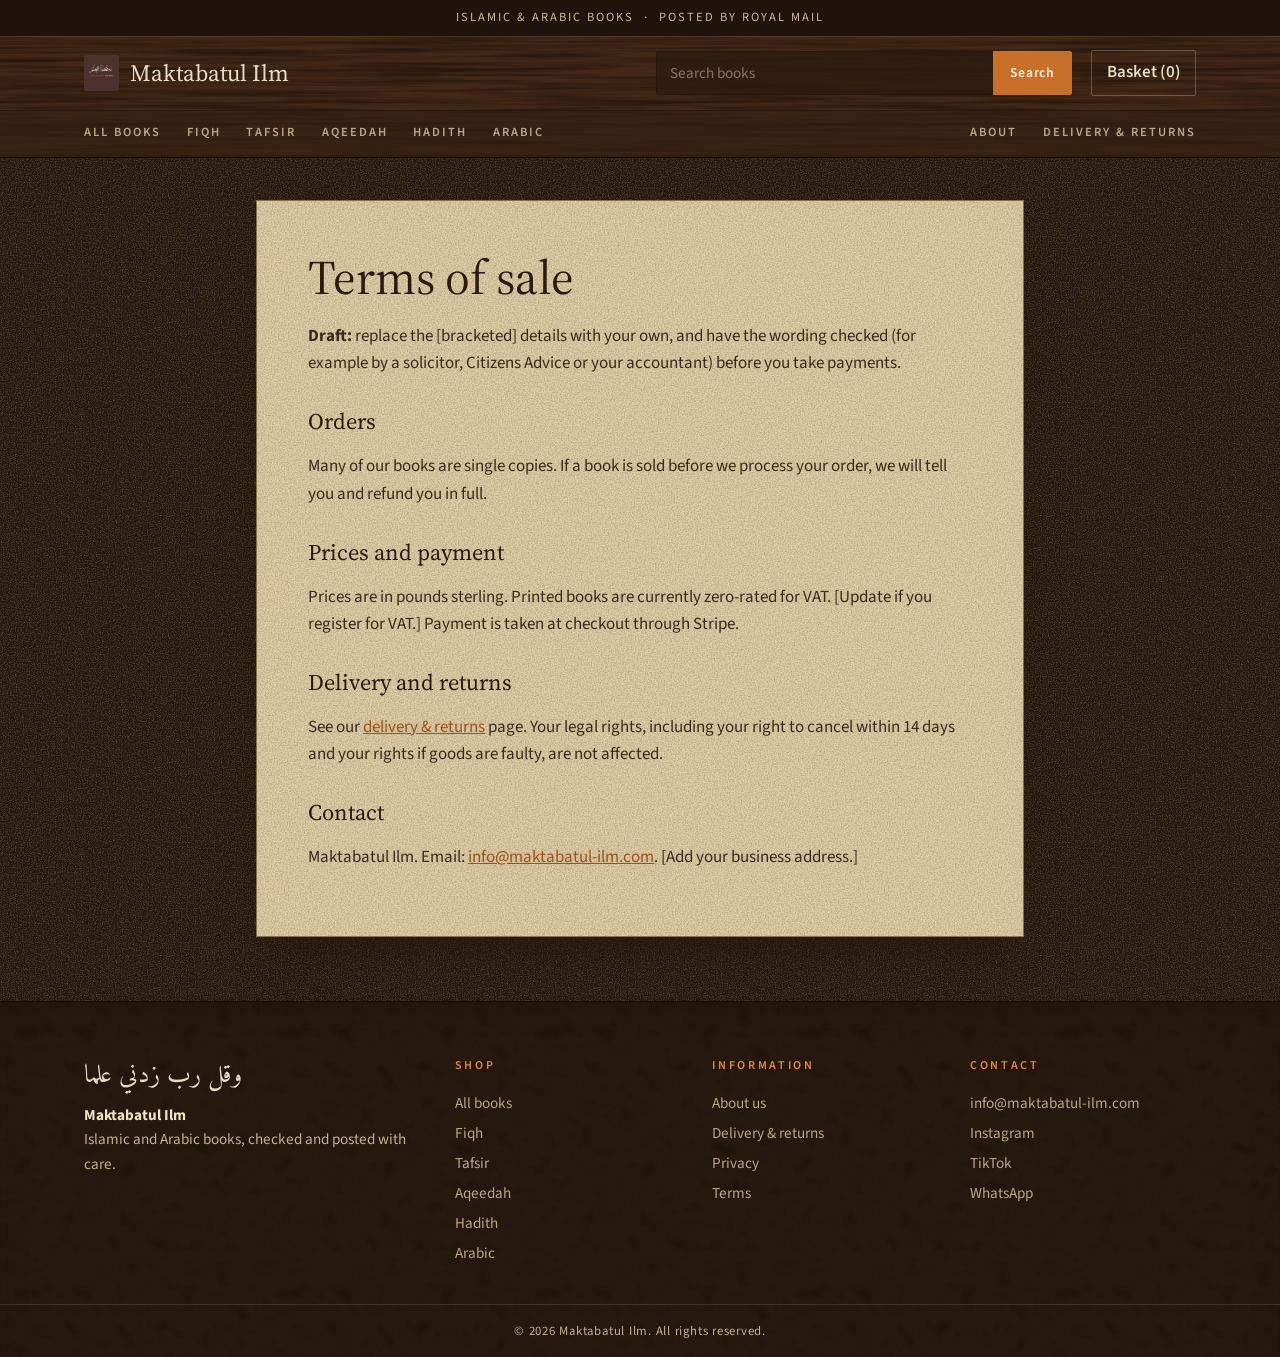
<file: terms.html>
<!DOCTYPE html>
<html lang="en">
<head>
  <meta charset="UTF-8">
  <meta name="viewport" content="width=device-width, initial-scale=1">
  <link rel="icon" href="images/favicon.svg" type="image/svg+xml">
  <meta property="og:site_name" content="Maktabatul Ilm">
  <meta property="og:type" content="website">
  <meta property="og:title" content="Maktabatul Ilm | Islamic &amp; Arabic Books">
  <meta property="og:description" content="Discover the path to Jannah. Islamic and Arabic books.">
  <meta property="og:image" content="https://maktabatul-ilm.com/images/logo.png">
  <meta name="twitter:card" content="summary">
  <link rel="canonical" href="https://maktabatul-ilm.com/terms.html">
  <meta name="theme-color" content="#26170e">
  <title>Terms | Maktabatul Ilm</title>
  <meta name="description" content="Terms and conditions of sale.">
  <link rel="preconnect" href="https://fonts.googleapis.com">
  <link rel="preconnect" href="https://fonts.gstatic.com" crossorigin>
  <link href="https://fonts.googleapis.com/css2?family=Source+Serif+4:ital,wght@0,400;0,600;1,400&family=Source+Sans+3:wght@400;600;700&family=Amiri:wght@400;700&family=Courier+Prime&display=swap" rel="stylesheet">
  <link rel="stylesheet" href="style.css?v=16">
</head>
<body>
  <div id="site-header"></div>

  <main class="page prose">
    <h1>Terms of sale</h1>
    <p class="draft-note"><strong>Draft:</strong> replace the [bracketed] details with your own, and have the wording checked (for example by a solicitor, Citizens Advice or your accountant) before you take payments.</p>
    <h2>Orders</h2>
    <p>Many of our books are single copies. If a book is sold before we process your order, we will tell you and refund you in full.</p>
    <h2>Prices and payment</h2>
    <p>Prices are in pounds sterling. Printed books are currently zero-rated for VAT. [Update if you register for VAT.] Payment is taken at checkout through Stripe.</p>
    <h2>Delivery and returns</h2>
    <p>See our <a href="delivery.html">delivery &amp; returns</a> page. Your legal rights, including your right to cancel within 14 days and your rights if goods are faulty, are not affected.</p>
    <h2>Contact</h2>
    <p>Maktabatul Ilm. Email: <a href="mailto:info@maktabatul-ilm.com">info@maktabatul-ilm.com</a>. [Add your business address.]</p>
  </main>
  <div id="site-footer"></div>
  <script src="books.js?v=16"></script>
  <script src="shared.js?v=16"></script>
  <script src="fx.js?v=16"></script>
</body>
</html>
</file>
<file: style.css>
/* ==========================================================================
   Maktabatul Ilm: an old library at night. Dark walnut, leather and aged paper,
   with one orange. Textures are drawn by the browser (no image files).
   ========================================================================== */
:root {
  --tx-wood: url("data:image/svg+xml,%3Csvg xmlns='http://www.w3.org/2000/svg' width='700' height='360'%3E%3Cfilter id='w' x='0' y='0' width='100%25' height='100%25' color-interpolation-filters='sRGB'%3E%3CfeTurbulence type='fractalNoise' baseFrequency='0.006 0.22' numOctaves='5' seed='8' stitchTiles='stitch'/%3E%3CfeColorMatrix values='1 0 0 0 0  1 0 0 0 0  1 0 0 0 0  0 0 0 0 1'/%3E%3CfeComponentTransfer%3E%3CfeFuncR type='table' tableValues='0.128 0.186 0.267 0.197'/%3E%3CfeFuncG type='table' tableValues='0.072 0.11 0.162 0.116'/%3E%3CfeFuncB type='table' tableValues='0.041 0.061 0.093 0.067'/%3E%3C/feComponentTransfer%3E%3C/filter%3E%3Crect width='100%25' height='100%25' filter='url%28%23w%29'/%3E%3Crect y='119' width='100%25' height='3' fill='%232a190d' opacity='.8'/%3E%3Crect y='239' width='100%25' height='3' fill='%232a190d' opacity='.8'/%3E%3Crect y='122' width='100%25' height='1' fill='%23a8703c' opacity='.22'/%3E%3Crect y='242' width='100%25' height='1' fill='%23a8703c' opacity='.22'/%3E%3C/svg%3E");
  --tx-paper: url("data:image/svg+xml,%3Csvg xmlns='http://www.w3.org/2000/svg' width='300' height='300'%3E%3Cfilter id='p' color-interpolation-filters='sRGB'%3E%3CfeTurbulence type='fractalNoise' baseFrequency='0.7' numOctaves='3' seed='4' stitchTiles='stitch'/%3E%3CfeColorMatrix values='0 0 0 0 .35  0 0 0 0 .24  0 0 0 0 .12  0 0 0 .55 -.18'/%3E%3C/filter%3E%3Crect width='100%25' height='100%25' filter='url%28%23p%29'/%3E%3C/svg%3E");
  --tx-grain: url("data:image/svg+xml,%3Csvg xmlns='http://www.w3.org/2000/svg' width='220' height='220'%3E%3Cfilter id='g' color-interpolation-filters='sRGB'%3E%3CfeTurbulence type='fractalNoise' baseFrequency='.85' numOctaves='2' seed='2' stitchTiles='stitch'/%3E%3CfeColorMatrix values='0 0 0 0 1  0 0 0 0 .9  0 0 0 0 .7  0 0 0 .5 -.2'/%3E%3C/filter%3E%3Crect width='100%25' height='100%25' filter='url%28%23g%29'/%3E%3C/svg%3E");
  --tx-leather: url("data:image/svg+xml,%3Csvg xmlns='http://www.w3.org/2000/svg' width='260' height='260'%3E%3Cfilter id='l' color-interpolation-filters='sRGB'%3E%3CfeTurbulence type='fractalNoise' baseFrequency='.05' numOctaves='4' seed='5' stitchTiles='stitch'/%3E%3CfeColorMatrix values='1 0 0 0 0  1 0 0 0 0  1 0 0 0 0  0 0 0 0 1'/%3E%3CfeComponentTransfer%3E%3CfeFuncR type='table' tableValues='0.116 0.157 0.133'/%3E%3CfeFuncG type='table' tableValues='0.072 0.099 0.084'/%3E%3CfeFuncB type='table' tableValues='0.041 0.058 0.046'/%3E%3C/feComponentTransfer%3E%3C/filter%3E%3Crect width='100%25' height='100%25' filter='url%28%23l%29'/%3E%3C/svg%3E");

  --bg: #22150d; --panel: #2f1f14; --panel-2: #382519; --line: rgba(233, 220, 194, .14); --line-2: rgba(233, 220, 194, .28);
  --cream: #e9dcc2; --muted: #bba68a; --ink: #2a1a0f; --ink-soft: #5a4630;
  --accent: #c8702a; --accent-hi: #e08a3c; --accent-d: #9c531a;
  --f-head: "Source Serif 4", Georgia, serif;
  --f-body: "Source Sans 3", system-ui, sans-serif;
  --f-ar: "Amiri", "Noto Naskh Arabic", serif;
  --wrap: 72rem;
}
*, *::before, *::after { box-sizing: border-box; }
html { scroll-behavior: smooth; }
@view-transition { navigation: auto; }
body { margin: 0; background: var(--bg) var(--tx-grain); color: var(--cream); font: 400 1.0625rem/1.6 var(--f-body); }
img { max-width: 100%; display: block; }
a { color: var(--accent-hi); }
h1, h2, h3 { font-family: var(--f-head); font-weight: 400; line-height: 1.2; margin: 0 0 .6rem; color: var(--cream); }
.wrap { max-width: var(--wrap); margin: 0 auto; padding: 0 1.25rem; }
[lang="ar"] { font-family: var(--f-ar); }
:focus-visible { outline: 2px solid var(--accent-hi); outline-offset: 2px; }
.kicker { font-size: .78rem; font-weight: 600; letter-spacing: .22em; text-transform: uppercase; color: var(--accent-hi); margin: 0 0 1rem; }

/* ----- Buttons ----- */
.btn {
  display: inline-block; font: 600 .95rem var(--f-body); letter-spacing: .04em; text-decoration: none; text-align: center; cursor: pointer;
  background: var(--accent); color: #fff7ea; border: 1px solid var(--accent); padding: .8rem 1.6rem; border-radius: 2px; transition: background .25s, border-color .25s, transform .25s;
}
.btn:hover { background: var(--accent-hi); border-color: var(--accent-hi); }
.btn.small { padding: .45rem .9rem; font-size: .85rem; }
.btn.ghost { background: transparent; color: var(--cream); border-color: var(--line-2); }
.btn.ghost:hover { border-color: var(--cream); background: rgba(233, 220, 194, .06); }
.btn:disabled { background: #4a392b; border-color: #4a392b; color: #9d8a74; cursor: not-allowed; }
.link-btn { font: inherit; background: none; border: 0; color: var(--accent-d); text-decoration: underline; cursor: pointer; padding: 0; }

/* ----- Header: walnut strip ----- */
.announce { background: #1f130b; color: #cdb899; text-align: center; font-size: .78rem; letter-spacing: .16em; text-transform: uppercase; padding: .5rem 1rem; }
.site-header { position: sticky; top: 0; z-index: 50; background: #2a1a10 var(--tx-wood); border-bottom: 1px solid #150b05; box-shadow: 0 1px 0 rgba(233, 220, 194, .1) inset; transition: box-shadow .3s; }
.site-header.solid { box-shadow: 0 10px 24px -8px rgba(36, 20, 9, .7); }
.site-header .bar { max-width: var(--wrap); margin: 0 auto; padding: .9rem 1.25rem; display: flex; align-items: center; gap: 1.2rem; transition: padding .3s; }
.site-header.solid .bar { padding-top: .5rem; padding-bottom: .5rem; }
.brand { display: inline-flex; align-items: center; gap: .7rem; font: 400 1.45rem var(--f-head); color: var(--cream); text-decoration: none; white-space: nowrap; }
.logo { width: 2.2rem; height: 2.2rem; object-fit: cover; border-radius: 2px; }
.hsearch { flex: 1; max-width: 26rem; margin-left: auto; display: flex; }
.hsearch input { flex: 1; min-width: 0; font: inherit; font-size: .95rem; padding: .55rem .8rem; border: 1px solid rgba(35, 20, 10, .6); border-right: 0; border-radius: 2px 0 0 2px; background: rgba(45, 27, 15, .75); color: var(--cream); }
.hsearch input::placeholder { color: #8a7660; }
.hsearch button { font: 600 .85rem var(--f-body); letter-spacing: .06em; padding: 0 1rem; border: 1px solid var(--accent); background: var(--accent); color: #fff7ea; border-radius: 0 2px 2px 0; cursor: pointer; }
.hsearch button:hover { background: var(--accent-hi); }
.cart-btn { color: var(--cream); text-decoration: none; font-weight: 600; border: 1px solid var(--line-2); border-radius: 2px; padding: .5rem .9rem; white-space: nowrap; transition: background .25s; }
.cart-btn:hover { background: rgba(233, 220, 194, .08); }
.catnav { background: rgba(52, 33, 19, .6); border-top: 1px solid rgba(35, 20, 10, .6); }
.catnav .in { max-width: var(--wrap); margin: 0 auto; padding: 0 1.25rem; display: flex; gap: 1.6rem; overflow-x: auto; white-space: nowrap; scrollbar-width: none; }
.catnav a { color: var(--muted); text-decoration: none; font-size: .78rem; font-weight: 600; letter-spacing: .16em; text-transform: uppercase; padding: .75rem 0; border-bottom: 2px solid transparent; transition: color .2s, border-color .2s; }
.catnav a:hover, .catnav a.active { color: var(--cream); border-bottom-color: var(--accent); }
.catnav .sp { margin-left: auto; }

/* ----- Home: hero (walnut planks, books standing on a shelf) ----- */
.hero3 { position: relative; overflow: hidden; background: #26170e; border-bottom: 1px solid #150b05; }
.hero3 .bgwood { position: absolute; inset: -10% 0; background: var(--tx-wood); transform: translate3d(0, calc(var(--sy, 0) * .18px), 0); }
.hero3::after { content: ""; position: absolute; inset: 0; pointer-events: none; background: radial-gradient(ellipse at 50% 45%, transparent 40%, rgba(40, 22, 10, .5) 100%); }
.hero3 .wrap { position: relative; z-index: 3; display: grid; grid-template-columns: 1.05fr 1fr; gap: 2.5rem; align-items: center; padding-top: 3.6rem; padding-bottom: 4.2rem; min-height: 30rem;
  transform: translate3d(0, calc(var(--sy, 0) * -.05px), 0); }
.hero3 .kicker { font: 600 .74rem/1 var(--f-body); letter-spacing: .2em; text-transform: uppercase; color: var(--accent-hi); margin: 0 0 .9rem; animation: fadeUp .8s ease .1s backwards; }
.hero3 .ar { text-align: left; font-family: var(--f-ar); font-size: clamp(2rem, 4vw, 3rem); color: var(--accent-hi); margin: 0 0 .1rem; line-height: 1.5; animation: fadeUp .8s ease .2s backwards; }
.hero3 h1 { font-size: clamp(2.2rem, 4.8vw, 3.5rem); color: var(--cream); margin: 0 0 1rem; line-height: 1.12; animation: fadeUp .9s ease .3s backwards; }
/* The verse, typed on a small catalogue slip */
.slip { display: inline-flex; flex-direction: column; gap: .15rem; padding: .7rem 1.2rem .8rem; margin: 0 0 1.2rem; color: var(--ink); border: 1px solid #a3855a; transform: rotate(-1.2deg);
  background: repeating-linear-gradient(transparent 0 1.55rem, rgba(70, 95, 130, .15) 1.55rem calc(1.55rem + 1px)), var(--tx-paper), #e6d7b4; box-shadow: 0 14px 22px -10px rgba(36, 20, 9, .75); animation: fadeUp .9s ease .55s backwards; }
.slip .vs-ar { font-family: var(--f-ar); font-size: clamp(1.7rem, 3.2vw, 2.3rem); line-height: 1.7; }
.slip .vs-en { font: italic 400 1rem/1.4 var(--f-head); color: #3b2a1a; }
.slip .vs-ref { font: 400 .72rem/1 "Courier Prime", monospace; letter-spacing: .1em; text-transform: uppercase; color: #5a4630; }
.hero3 .lead { font-size: 1.12rem; color: var(--muted); max-width: 30rem; margin: 0 0 1.5rem; animation: fadeUp .9s ease .7s backwards; }
.hero3 .cta { display: flex; gap: .8rem; flex-wrap: wrap; animation: fadeUp .9s ease .8s backwards; }
@keyframes fadeUp { from { opacity: 0; transform: translateY(22px); } }
/* Three real covers on a shelf */
.hero-books { position: relative; display: flex; align-items: flex-end; justify-content: center; gap: 1.6rem; height: 26rem; padding-bottom: 1.05rem; max-width: 38rem; width: 100%; justify-self: center; }
.hero-books::after { content: ""; position: absolute; left: -4%; right: -4%; bottom: 0; height: 1.1rem; background: #6a4528 var(--tx-wood); border-top: 1px solid rgba(255, 225, 175, .35); box-shadow: 0 16px 22px rgba(10, 5, 2, .7); }
.hero-books .hb { position: relative; display: block; flex: none; width: calc(var(--k) * 1%); aspect-ratio: var(--ar, .7); max-height: 25rem; perspective: 1400px; animation: bookIn 1s cubic-bezier(.2, .7, .15, 1) backwards; transition: translate .35s ease; --d: 1.5rem; --k: 31; }
.hero-books .hb:hover { translate: 0 -12px; }
.hero-books .hb:hover .bk { transform: rotateY(calc(var(--ry) * .4)); }
.hero-books .hb:nth-child(1) { --ry: 22deg; --k: 31; animation-delay: .5s; }
.hero-books .hb:nth-child(2) { --ry: 16deg; --k: 34; --d: 1.8rem; animation-delay: .7s; }
.hero-books .hb:nth-child(3) { --ry: 10deg; --k: 31; animation-delay: .9s; }
/* A real-looking hardback: cover, spine and page block are separate faces in 3D */
.bk { position: absolute; inset: 0; transform-style: preserve-3d; transform: rotateY(var(--ry)); transition: transform .5s ease; }
.bk > * { position: absolute; backface-visibility: hidden; }
.bk-front { inset: 0; transform: translateZ(calc(var(--d) / 2)); overflow: hidden; border-radius: 2px 5px 5px 2px; background: #3a2a1d; }
.bk-front img, .bk-front .cover { width: 100%; height: 100%; object-fit: cover; aspect-ratio: auto; border: 0; box-shadow: none; }
.bk-front::after { content: ""; position: absolute; inset: 0; pointer-events: none;
  background: linear-gradient(90deg, rgba(20, 10, 4, .55) 0, rgba(255, 235, 200, .16) 2.5%, rgba(20, 10, 4, .3) 5%, transparent 11%, transparent 62%, rgba(20, 10, 4, .22) 100%),
              linear-gradient(115deg, rgba(255, 245, 225, .22) 0, transparent 38%, transparent 70%, rgba(0, 0, 0, .18)); }
.bk-spine { top: 0; bottom: 0; left: calc(var(--d) * -1); width: var(--d); transform-origin: right center; transform: translateZ(calc(var(--d) / 2)) rotateY(-90deg);
  background: linear-gradient(90deg, #1c0f07, #4b2f1c 35%, #3a2314 70%, #170c05), #3a2314; border-radius: 2px 0 0 2px; }
.bk-spine::before, .bk-spine::after { content: ""; position: absolute; left: 0; right: 0; height: 2px; background: #c9a15c; opacity: .55; }
.bk-spine::before { top: 14%; box-shadow: 0 7px 0 #c9a15c; } .bk-spine::after { bottom: 14%; box-shadow: 0 -7px 0 #c9a15c; }
.bk-pages { top: 2.5%; bottom: 2.5%; left: 100%; width: calc(var(--d) - 4px); transform-origin: left center; transform: translateZ(calc(var(--d) / 2 - 2px)) rotateY(90deg);
  background: repeating-linear-gradient(90deg, #efe3c8 0 2px, #c9b894 2px 3px); box-shadow: inset 0 0 8px rgba(60, 35, 10, .5); }
.bk-back { inset: 0; transform: translateZ(calc(var(--d) / -2)) rotateY(180deg); background: #24150b; }
.bk-shadow { position: absolute; left: -2%; right: -28%; bottom: -10px; height: 18px; border-radius: 50%; background: radial-gradient(ellipse at 40% 50%, rgba(10, 5, 2, .75), transparent 70%); filter: blur(5px); z-index: -1; transform: translateZ(-1px); }
@keyframes bookIn { from { opacity: 0; translate: 0 50px; } }

/* ----- Home: strips and sections ----- */
.usps { border-bottom: 1px solid var(--line); background: rgba(45, 28, 16, .45); }
.usps .wrap { display: grid; grid-template-columns: repeat(3, 1fr); gap: 1rem; padding-top: 1.3rem; padding-bottom: 1.3rem; }
.usps .wrap > div { font: 400 1.05rem var(--f-head); color: var(--cream); padding-left: 1rem; border-left: 2px solid var(--accent); }
.usps span { display: block; font: 400 .88rem var(--f-body); color: var(--muted); margin-top: .1rem; }
.section { padding: 4.2rem 0 .6rem; }
.section-head { display: flex; align-items: baseline; justify-content: space-between; gap: 1rem; margin-bottom: 1.6rem; }
.section-head h2 { font-size: clamp(1.7rem, 3.2vw, 2.4rem); margin: 0; }
.section-head a { font-size: .8rem; font-weight: 600; letter-spacing: .16em; text-transform: uppercase; text-decoration: none; color: var(--accent-hi); white-space: nowrap; }
.section-head a:hover { color: var(--cream); }

/* The index: subjects listed like a library catalogue */
.ledger { border-bottom: 1px solid var(--line); }
.ledger a { position: relative; display: grid; grid-template-columns: 3rem 1fr auto 2rem; align-items: baseline; gap: .8rem; padding: 1.15rem 0; text-decoration: none; color: var(--cream); transition: padding .35s ease, color .25s; }
.ledger a::before { content: ""; position: absolute; top: 0; left: 0; right: 0; height: 1px; background: var(--line-2); transform-origin: left; }
.ledger .n { font-size: .8rem; letter-spacing: .1em; color: var(--accent); }
.ledger b { font: 400 clamp(1.4rem, 3vw, 2rem) var(--f-head); }
.ledger .ct { color: var(--muted); font-size: .9rem; }
.ledger .ar { color: var(--accent); transition: transform .35s; text-align: right; }
.ledger a:hover { padding-left: 1rem; color: var(--accent-hi); }
.ledger a:hover .ar { transform: translateX(6px); }
.ledger a.fx-pre::before { transform: scaleX(0); }
.ledger a.fx-in::before { transition: transform 1.1s cubic-bezier(.6, .1, .2, 1) var(--d, 0ms); }

.quote { margin-top: 4.2rem; padding: 5rem 0; text-align: center; background: #26170e var(--tx-leather); border-block: 1px solid #150b05; box-shadow: inset 0 0 90px rgba(35, 18, 8, .5); }
.quote p { font: italic 400 clamp(1.5rem, 3.4vw, 2.3rem)/1.5 var(--f-head); max-width: 46rem; margin: 0 auto; color: var(--cream); }
.quote .w { color: #6f5a45; transition: color .6s; }
.quote .w.on { color: var(--cream); }
.quote .mark { display: block; width: 3rem; height: 2px; background: var(--accent); margin: 0 auto 1.8rem; }

.split { display: grid; grid-template-columns: 1.1fr .9fr; gap: 3rem; align-items: center; padding: 4.2rem 0; }
.split p { color: #c9b89a; }
/* A bookplate: the cream label pasted inside an old book */
.plate { background: #dfcfa9 var(--tx-paper); color: var(--ink); padding: 1.8rem 1.9rem; border: 1px solid #8a6e45; outline: 1px solid #8a6e45; outline-offset: -9px; box-shadow: 0 18px 30px -14px #24150a; transform: rotate(-1.2deg); }
.plate h3 { color: var(--ink); font-size: 1.25rem; text-align: center; margin-bottom: 1rem; letter-spacing: .04em; }
.plate ul { margin: 0; padding: 0; list-style: none; }
.plate li { padding: .55rem 0; border-top: 1px dotted #8a6e45; display: flex; gap: .8rem; }
.plate li b { font: 400 .9rem var(--f-head); color: var(--accent-d); min-width: 1.5rem; }
.plate .small-print { color: var(--ink-soft); text-align: center; margin: 1rem 0 0; font-style: italic; }

/* ----- Book cards ----- */
.grid { display: grid; grid-template-columns: repeat(auto-fill, minmax(11.5rem, 1fr)); gap: 1.2rem; }
.card { background: var(--panel); border: 1px solid var(--line); border-radius: 2px; display: flex; flex-direction: column; transition: transform .35s ease, box-shadow .35s ease, border-color .35s; }
.card:hover { transform: translateY(-5px); box-shadow: 0 20px 30px -16px #24150a; border-color: var(--line-2); }
.card-link { display: block; color: inherit; text-decoration: none; padding: .8rem .8rem 0; }
.photo, .cover { position: relative; aspect-ratio: 4 / 5; overflow: hidden; border-radius: 2px; background: #3a2a1d; box-shadow: 0 10px 18px -8px #24150a; }
.photo img { width: 100%; height: 100%; object-fit: cover; transition: transform .6s ease; }
.card:hover .photo img { transform: scale(1.04); }
.cover { display: grid; place-items: center; padding: 1rem; text-align: center; background: var(--c); color: #f1e3c4; border-left: 7px solid rgba(36, 20, 9, .3); }
.cover .ttl { font: 400 1.05rem/1.35 var(--f-head); }
.card h3 { font: 400 1rem/1.35 var(--f-head); color: var(--cream); margin: .8rem 0 .2rem; display: -webkit-box; -webkit-line-clamp: 2; -webkit-box-orient: vertical; overflow: hidden; }
.ar-title { margin: 0; color: var(--accent-hi); font-size: 1.05rem; line-height: 1.5; }
.ar-title.big { font-size: 1.7rem; }
.buy { margin-top: auto; display: flex; justify-content: space-between; align-items: center; gap: .5rem; padding: .8rem; }
.price { font: 400 1.1rem var(--f-head); color: var(--accent-hi); }
.price.big { font-size: 1.9rem; margin: .4rem 0; }
.card.sold .photo img, .card.sold .cover, .detail.sold .photo img { filter: grayscale(.85) brightness(.7); }
.stamp { position: absolute; top: .55rem; left: .55rem; z-index: 2; font-style: normal; font-size: .68rem; font-weight: 700; letter-spacing: .12em; text-transform: uppercase; padding: .25rem .55rem; border-radius: 2px; color: #fff7ea; }
.stamp.sold { background: #5a3d28; }
.stamp.last { background: var(--accent); }

/* ----- Shop, book, basket and text pages ----- */
.page { max-width: var(--wrap); margin: 0 auto; padding: 2.6rem 1.25rem 3rem; }
.page h1 { font-size: clamp(2rem, 4.4vw, 3rem); }
.page-head { display: flex; align-items: baseline; justify-content: space-between; gap: 1rem; flex-wrap: wrap; }
.count, .status, .crumbs, .small-print, .stock-note { color: var(--muted); font-size: .92rem; }
.crumbs a { color: var(--muted); }
.toolbar { display: flex; gap: 1rem; align-items: center; flex-wrap: wrap; margin: .8rem 0 1rem; color: var(--muted); }
.toolbar input[type=search] { flex: 1; min-width: 12rem; max-width: 24rem; font: inherit; padding: .65rem .85rem; border: 1px solid var(--line-2); border-radius: 2px; background: rgba(45, 28, 16, .5); color: var(--cream); }
.filters { display: flex; gap: .5rem; flex-wrap: wrap; margin-bottom: 1.6rem; }
.chip { font: 600 .78rem var(--f-body); letter-spacing: .12em; text-transform: uppercase; color: var(--muted); background: transparent; border: 1px solid var(--line-2); border-radius: 2px; padding: .5rem .9rem; cursor: pointer; transition: all .2s; }
.chip:hover { color: var(--cream); border-color: var(--cream); }
.chip.on { background: var(--accent); border-color: var(--accent); color: #fff7ea; }
.detail { display: grid; grid-template-columns: minmax(14rem, 22rem) 1fr; gap: 3rem; margin: 1.2rem 0 3rem; align-items: start; }
.detail .photo, .detail .cover { box-shadow: -9px 0 0 -2px #2e1b0e, 0 30px 40px -18px #24150a; }
.detail p { color: #c9b89a; }
.stock-note { font-weight: 600; color: var(--accent-hi); letter-spacing: .05em; }
.related-title { font-size: 1.6rem; margin-top: 1rem; }

/* Pages you read: aged paper */
.prose, #basket { background: #dfcfa9 var(--tx-paper); color: var(--ink); border: 1px solid #8a6e45; box-shadow: 0 24px 40px -20px #24150a; }
.prose { max-width: 48rem; margin-top: 2.6rem; margin-bottom: 3rem; padding: 3rem 3.2rem; }
.prose h1, .prose h2, #basket h2 { color: var(--ink); }
.prose h2 { font-size: 1.4rem; margin-top: 2rem; }
.prose a, #basket a { color: var(--accent-d); }
.prose p, .prose li { color: #3b2a1a; }
#basket { padding: 1.6rem 1.8rem; color: var(--ink); max-width: 44rem; }
#basket .small-print { color: var(--ink-soft); }
.basket-list { list-style: none; margin: 0 0 1rem; padding: 0; }
.basket-list li { display: flex; align-items: center; gap: 1rem; padding: .9rem 0; border-bottom: 1px dotted #8a6e45; }
.basket-list a { flex: 1; font-family: var(--f-head); text-decoration: none; color: var(--ink); }
.cart-total { font-size: 1.3rem; }

/* ----- Footer: leather ----- */
.site-footer { background: #26170e var(--tx-leather); color: #c4af90; margin-top: 4rem; font-size: .95rem; border-top: 1px solid #150b05; box-shadow: inset 0 20px 40px -20px rgba(35, 18, 8, .6); }
.site-footer .cols { max-width: var(--wrap); margin: 0 auto; padding: 3.4rem 1.25rem 2.2rem; display: grid; grid-template-columns: 1.5fr 1fr 1fr 1fr; gap: 2rem; }
.site-footer h4 { font: 600 .75rem var(--f-body); letter-spacing: .22em; text-transform: uppercase; color: var(--accent-hi); margin: 0 0 .9rem; }
.site-footer a { color: var(--muted); text-decoration: none; display: block; padding: .18rem 0; transition: color .2s; }
.site-footer a:hover { color: var(--cream); }
.site-footer .foot-ar { font-size: 1.6rem; color: var(--cream); margin: 0 0 .5rem; line-height: 1.5; text-align: left; }
.site-footer p { margin: 0 0 .5rem; }
.site-footer .legal { border-top: 1px solid var(--line); text-align: center; padding: 1rem; font-size: .8rem; letter-spacing: .06em; }

/* ----- Scroll reveals (classes are added by fx.js, so nothing is hidden if it fails) ----- */
.fx-pre { opacity: 0; transform: translateY(26px); }
.fx-in { opacity: 1; transform: none; transition: opacity .8s ease var(--d, 0ms), transform .8s cubic-bezier(.2, .7, .2, 1) var(--d, 0ms); }
.card.fx-in { transition: opacity .7s ease var(--d, 0ms), transform .7s cubic-bezier(.2, .7, .2, 1) var(--d, 0ms), box-shadow .35s, border-color .35s; }
.ledger a.fx-pre { transform: translateX(-18px); }

/* ----- Small screens ----- */
@media (max-width: 800px) {
  .site-header .bar { flex-wrap: wrap; gap: .6rem; padding: .6rem 1rem; }
  .hsearch { order: 3; flex-basis: 100%; max-width: none; margin: 0; }
  .cart-btn { margin-left: auto; }
  .hero3 .wrap { grid-template-columns: 1fr; padding-top: 2rem; padding-bottom: 2.5rem; min-height: 0; gap: 1.5rem; }
  .hero-books { height: 15rem; gap: .9rem; }
  .usps .wrap { grid-template-columns: 1fr; gap: .8rem; }
  .split, .detail { grid-template-columns: 1fr; gap: 1.6rem; }
  .site-footer .cols { grid-template-columns: 1fr 1fr; }
  .grid { grid-template-columns: repeat(auto-fill, minmax(9.2rem, 1fr)); gap: .8rem; }
  .buy { flex-direction: column; align-items: stretch; }
  .buy .btn { width: 100%; }
  .prose { padding: 1.8rem 1.4rem; margin-inline: .6rem; }
  .ledger a { grid-template-columns: 2.2rem 1fr auto 1.4rem; }
}
@media (prefers-reduced-motion: reduce) {
  *, *::before, *::after { animation: none !important; transition: none !important; scroll-behavior: auto !important; }
    .fx-pre { opacity: 1; transform: none; }
  .hero3 .bgwood { transform: none; }
}
</file>
